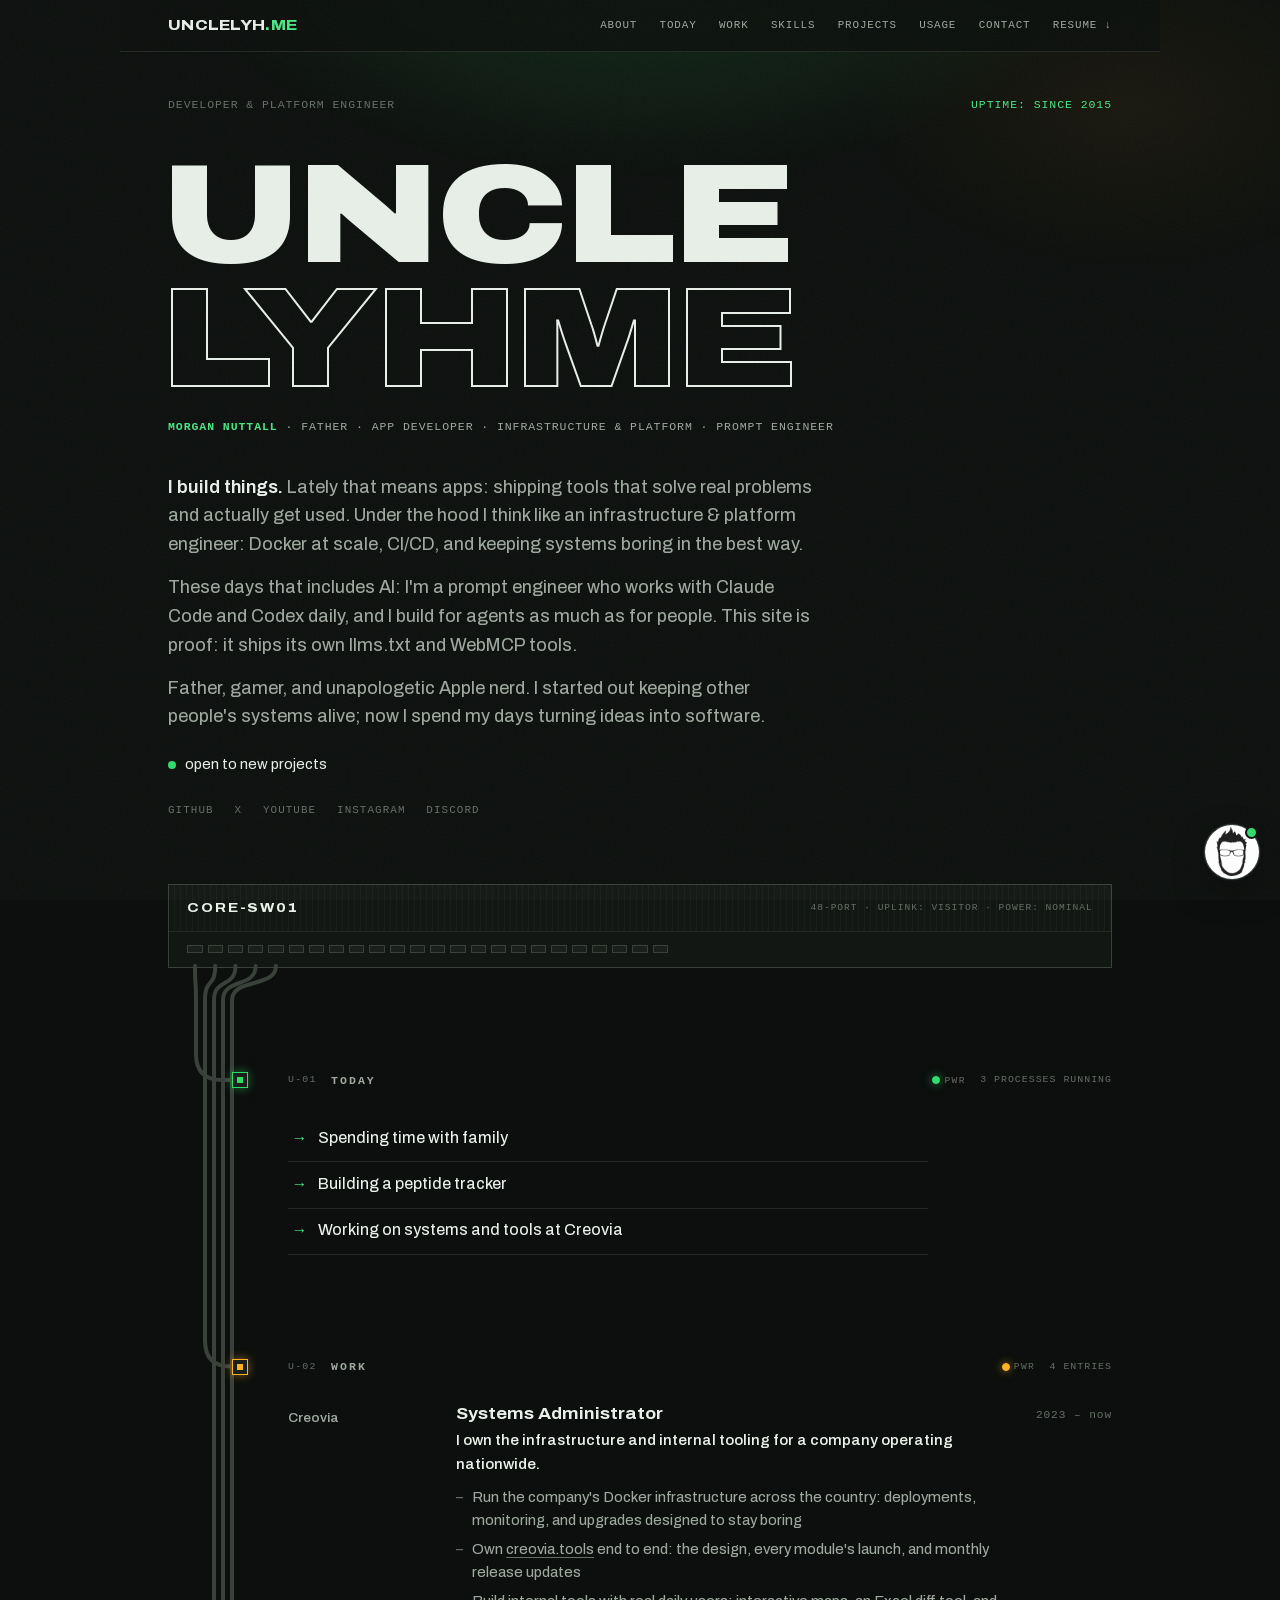
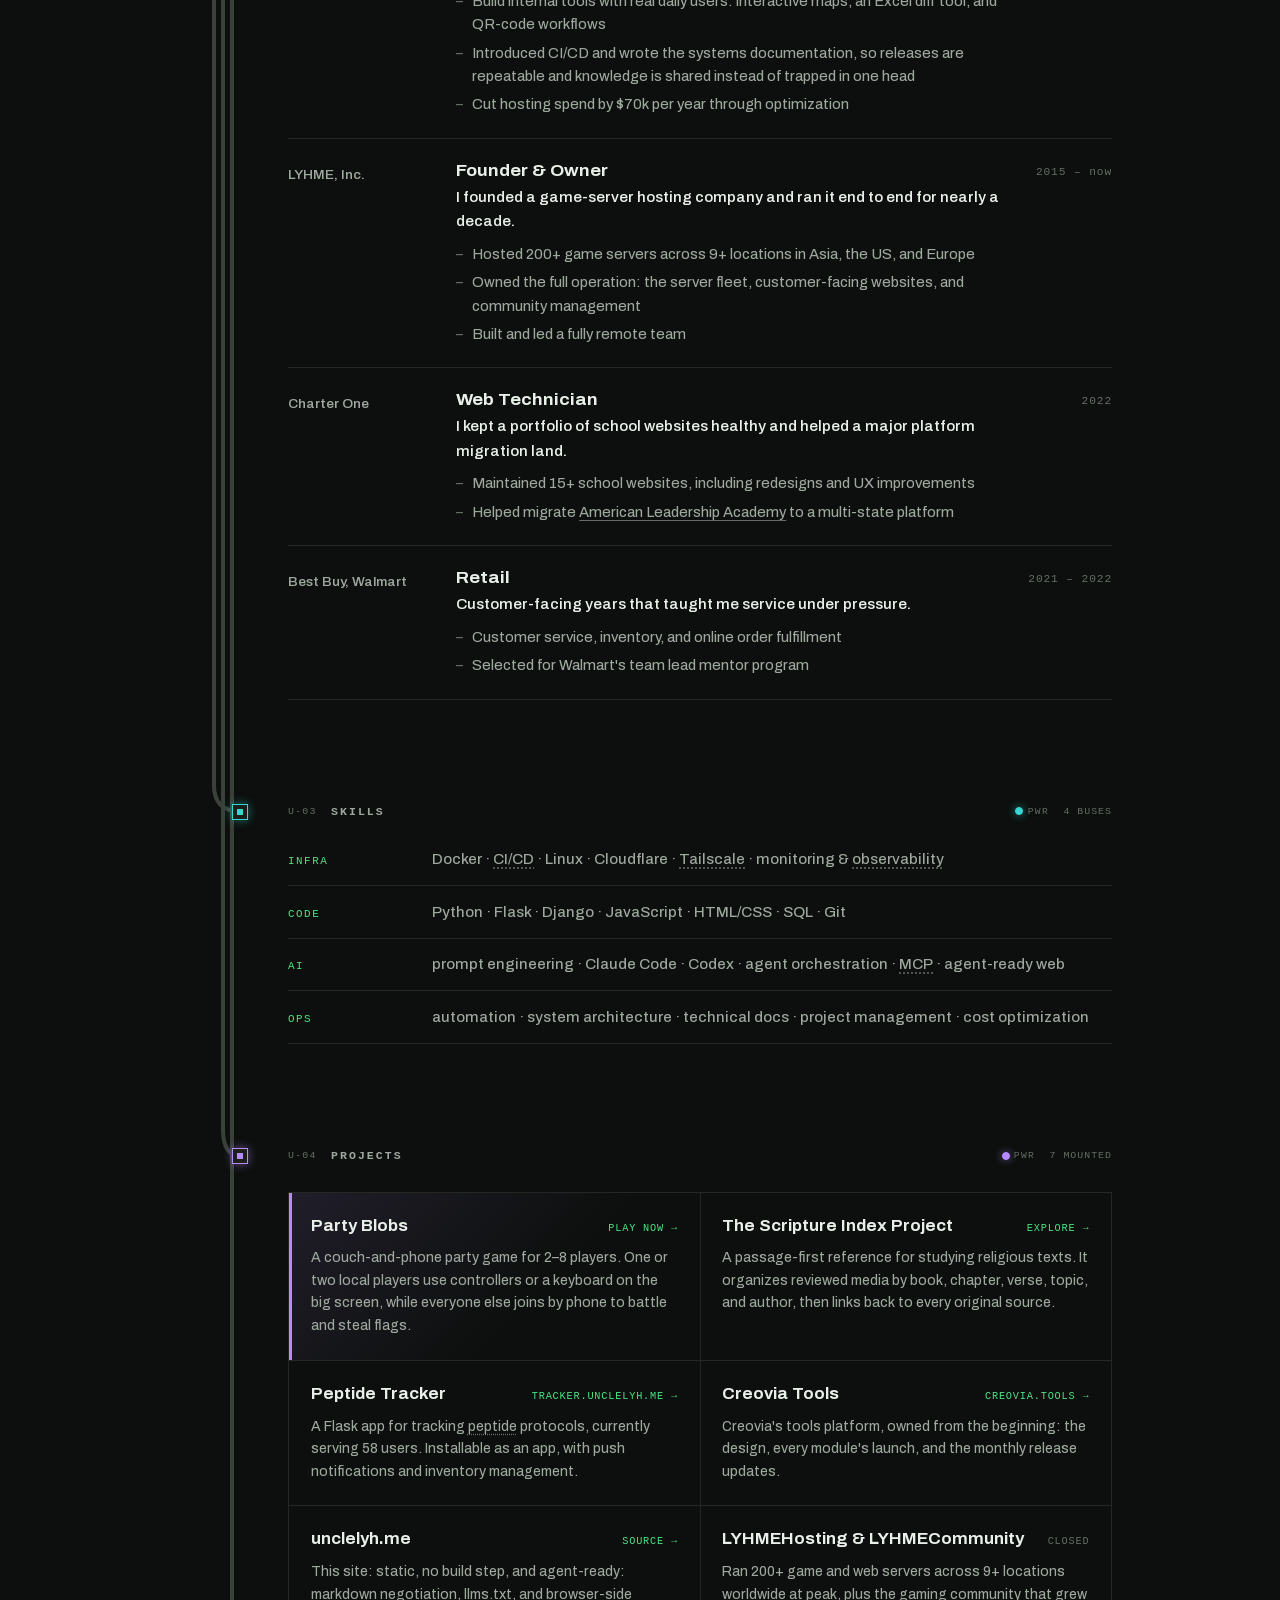
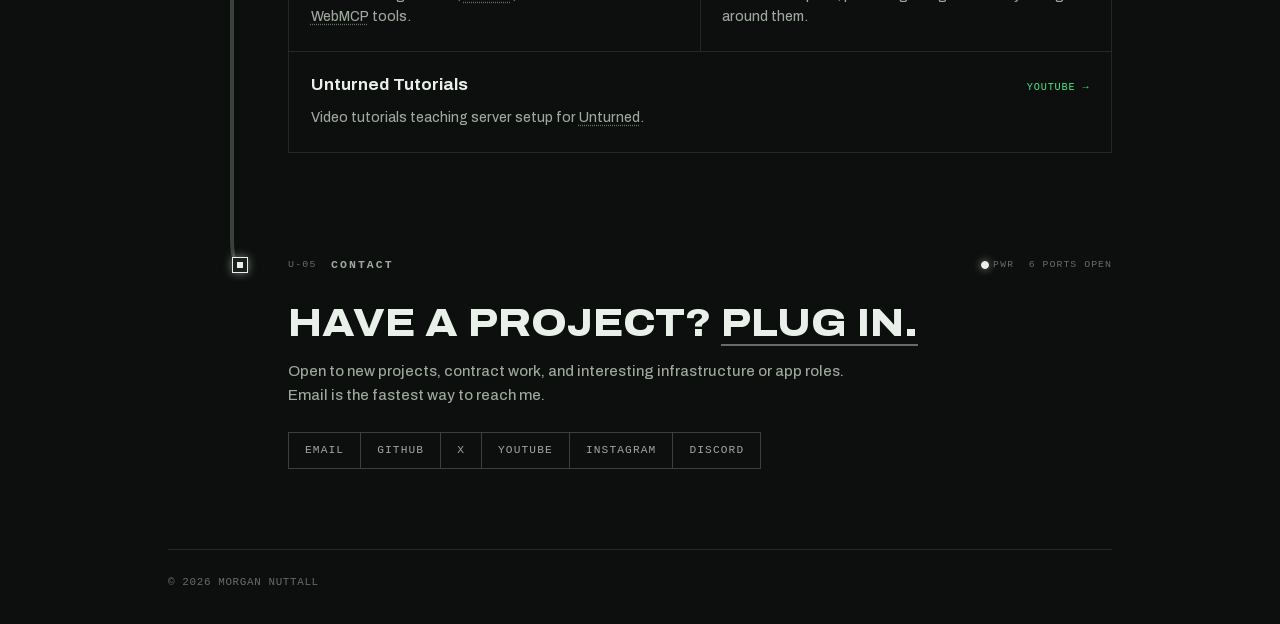
<file: index.html>
<!DOCTYPE html>
<html lang="en">
<head>
    <meta charset="UTF-8">
    <meta name="viewport" content="width=device-width, initial-scale=1.0">
    <meta name="theme-color" content="#0e0e10">
    <meta name="color-scheme" content="dark">

    <!-- SEO Meta Tags -->
    <meta name="description" content="Morgan Nuttall (Uncle LYHME) - developer who builds apps and the infrastructure to run them. Docker at scale, CI/CD, and prompt engineering with Claude Code and Codex. Founder of LYHME, Inc.">
    <meta name="author" content="Morgan Nuttall">

    <!-- Open Graph / Social -->
    <meta property="og:type" content="website">
    <meta property="og:title" content="Morgan Nuttall - Developer & Platform Engineer">
    <meta property="og:description" content="I build apps and the infrastructure to run them. Docker at scale, CI/CD, and tools that solve real problems. Founder of LYHME, Inc.">
    <meta property="og:url" content="https://unclelyh.me">
    <meta property="og:image" content="https://unclelyh.me/assets/img/og-image.png">
    <meta property="og:image:width" content="1200">
    <meta property="og:image:height" content="630">

    <!-- Twitter Card -->
    <meta name="twitter:card" content="summary_large_image">
    <meta name="twitter:title" content="Morgan Nuttall">
    <meta name="twitter:description" content="Developer who builds apps and the infrastructure to run them. Founder of LYHME, Inc.">
    <meta name="twitter:image" content="https://unclelyh.me/assets/img/og-image.png">

    <title>Morgan Nuttall | Developer & Platform Engineer</title>
    <link rel="stylesheet" href="assets/css/tokens.css?v=44">
    <link rel="stylesheet" href="assets/css/layout.css?v=44">
    <link rel="stylesheet" href="assets/css/components.css?v=44">
    <!-- Favicons -->
    <link rel="icon" href="/icon.svg" type="image/svg+xml">
    <link rel="icon" href="/favicon-32.png" type="image/png" sizes="32x32">
    <link rel="shortcut icon" href="/favicon.ico" sizes="16x16 32x32 48x48">
    <link rel="apple-touch-icon" href="/assets/img/apple-touch-icon.png">
    <link rel="manifest" href="/manifest.webmanifest">

    <!-- Canonical URL -->
    <link rel="canonical" href="https://unclelyh.me">
    <link rel="alternate" type="text/markdown" href="https://unclelyh.me/index.md">
    <link rel="api-catalog" href="https://unclelyh.me/.well-known/api-catalog">
    <link rel="describedby" href="https://unclelyh.me/.well-known/llms.txt">
</head>

<body>
    <!-- Skip to Content -->
    <a href="#about" class="skip-link">Skip to content</a>

    <!-- Ambient glow + grain (decorative) -->
    <div class="glow" aria-hidden="true"></div>
    <div class="grain" aria-hidden="true"></div>

    <div class="frame">
        <header class="site-head">
            <a class="wordmark" href="#top">UNCLELYH<span class="tld">.ME</span></a>
            <nav class="head-nav" aria-label="Sections">
                <a href="#about">about</a>
                <a href="#now">today</a>
                <a href="#experience">work</a>
                <a href="#skills">skills</a>
                <a href="#projects">projects</a>
                <a href="/usage">usage</a>
                <a href="#links">contact</a>
                <a href="#" id="print-resume" title="Print or save this page as a PDF resume">resume&nbsp;&#8595;</a>
            </nav>
        </header>

        <main id="top">
            <!-- Hero -->
            <section class="hero" id="about">
                <p class="hero-eyebrow mono" aria-hidden="true">
                    <span>developer &amp; platform engineer</span>
                    <span class="live">uptime: since 2015</span>
                </p>
                <h1 class="hero-name">
                    <span class="row"><span>Uncle</span></span>
                    <span class="row"><span>LYHME</span></span>
                </h1>
                <p class="hero-tagline mono"><span class="real-name">Morgan Nuttall</span> &middot; father &middot; app developer &middot; infrastructure &amp; platform &middot; prompt engineer</p>
                <div class="hero-about">
                    <p><strong>I build things.</strong> Lately that means apps: shipping tools that solve real problems and actually get used. Under the hood I think like an infrastructure &amp; platform engineer: Docker at scale, CI/CD, and keeping systems boring in the best way.</p>
                    <p>These days that includes AI: I'm a prompt engineer who works with Claude Code and Codex daily, and I build for agents as much as for people. This site is proof: it ships its own llms.txt and WebMCP tools.</p>
                    <p>Father, gamer, and unapologetic Apple nerd. I started out keeping other people's systems alive; now I spend my days turning ideas into software.</p>
                </div>
                <p class="status-badge"><span class="dot" aria-hidden="true"></span> open to new projects</p>
                <ul class="hero-social" aria-label="Social media links">
                    <li><a href="https://github.com/unclelyhme" target="_blank" rel="noopener noreferrer">github</a></li>
                    <li><a href="https://x.com/unclelyhme" target="_blank" rel="noopener noreferrer">x</a></li>
                    <li><a href="https://youtube.com/c/unclelyhme" target="_blank" rel="noopener noreferrer">youtube</a></li>
                    <li><a href="https://www.instagram.com/unclelyhme" target="_blank" rel="noopener noreferrer">instagram</a></li>
                    <li><a href="https://discord.gg/deb5PtNr7k" target="_blank" rel="noopener noreferrer">discord</a></li>
                </ul>
            </section>

            <!-- Core switch: everything below draws power from here -->
            <div class="switch" aria-hidden="true">
                <div class="switch-face">
                    <span class="switch-name">core-sw01</span>
                    <span class="switch-note">48-port &middot; uplink: visitor &middot; power: nominal</span>
                </div>
                <div class="switch-ports">
                    <i></i><i></i><i></i><i></i><i></i><i></i><i></i><i></i>
                    <i></i><i></i><i></i><i></i><i></i><i></i><i></i><i></i>
                    <i></i><i></i><i></i><i></i><i></i><i></i><i></i><i></i>
                </div>
            </div>

            <!-- The cable run: one cable from the switch down to every node -->
            <div class="run" id="run">
                <svg class="cable" id="cable" aria-hidden="true" preserveAspectRatio="none">
                    <path class="base" d=""/>
                    <path class="live" d=""/>
                    <path class="pulse" d=""/>
                </svg>

                <section class="node" id="now">
                    <span class="port" aria-hidden="true"></span>
                    <div class="node-head">
                        <span class="unit">u-01</span>
                        <h2>Today</h2>
                        <span class="pwr" aria-hidden="true"><i></i>pwr</span>
                        <span class="note">3 processes running</span>
                    </div>
                    <div class="node-body">
                        <ul class="now-list">
                            <li>Spending time with family</li>
                            <li>Building a peptide tracker</li>
                            <li>Working on systems and tools at Creovia</li>
                        </ul>
                    </div>
                </section>

                <section class="node" id="experience">
                    <span class="port" aria-hidden="true"></span>
                    <div class="node-head">
                        <span class="unit">u-02</span>
                        <h2>Work</h2>
                        <span class="pwr" aria-hidden="true"><i></i>pwr</span>
                        <span class="note">4 entries</span>
                    </div>
                    <div class="node-body">
                        <article class="entry">
                            <span class="company">Creovia</span>
                            <div class="entry-detail">
                                <h3>Systems Administrator</h3>
                                <p class="role-sum">I own the infrastructure and internal tooling for a company operating nationwide.</p>
                                <ul>
                                    <li>Run the company's Docker infrastructure across the country: deployments, monitoring, and upgrades designed to stay boring</li>
                                    <li>Own <a href="https://creovia.tools" target="_blank" rel="noopener noreferrer">creovia.tools</a> end to end: the design, every module's launch, and monthly release updates</li>
                                    <li>Build internal tools with real daily users: interactive maps, an Excel diff tool, and QR-code workflows</li>
                                    <li>Introduced CI/CD and wrote the systems documentation, so releases are repeatable and knowledge is shared instead of trapped in one head</li>
                                    <li>Cut hosting spend by $70k per year through optimization</li>
                                </ul>
                            </div>
                            <span class="date">2023 &ndash; now</span>
                        </article>
                        <article class="entry">
                            <span class="company">LYHME, Inc.</span>
                            <div class="entry-detail">
                                <h3>Founder &amp; Owner</h3>
                                <p class="role-sum">I founded a game-server hosting company and ran it end to end for nearly a decade.</p>
                                <ul>
                                    <li>Hosted 200+ game servers across 9+ locations in Asia, the US, and Europe</li>
                                    <li>Owned the full operation: the server fleet, customer-facing websites, and community management</li>
                                    <li>Built and led a fully remote team</li>
                                </ul>
                            </div>
                            <span class="date">2015 &ndash; now</span>
                        </article>
                        <article class="entry">
                            <span class="company">Charter One</span>
                            <div class="entry-detail">
                                <h3>Web Technician</h3>
                                <p class="role-sum">I kept a portfolio of school websites healthy and helped a major platform migration land.</p>
                                <ul>
                                    <li>Maintained 15+ school websites, including redesigns and UX improvements</li>
                                    <li>Helped migrate <a href="https://alaschools.org" target="_blank" rel="noopener noreferrer">American Leadership Academy</a> to a multi-state platform</li>
                                </ul>
                            </div>
                            <span class="date">2022</span>
                        </article>
                        <article class="entry">
                            <span class="company">Best Buy, Walmart</span>
                            <div class="entry-detail">
                                <h3>Retail</h3>
                                <p class="role-sum">Customer-facing years that taught me service under pressure.</p>
                                <ul>
                                    <li>Customer service, inventory, and online order fulfillment</li>
                                    <li>Selected for Walmart's team lead mentor program</li>
                                </ul>
                            </div>
                            <span class="date">2021 &ndash; 2022</span>
                        </article>
                    </div>
                </section>

                <section class="node" id="skills">
                    <span class="port" aria-hidden="true"></span>
                    <div class="node-head">
                        <span class="unit">u-03</span>
                        <h2>Skills</h2>
                        <span class="pwr" aria-hidden="true"><i></i>pwr</span>
                        <span class="note">4 buses</span>
                    </div>
                    <div class="node-body">
                        <dl>
                            <div class="skill-row">
                                <dt>infra</dt>
                                <dd>Docker &middot; <span class="tooltip" tabindex="0">CI/CD<span class="tooltip-text">Automated pipelines that test and ship code without manual steps</span></span> &middot; Linux &middot; Cloudflare &middot; <span class="tooltip" tabindex="0">Tailscale<span class="tooltip-text">A zero-config VPN that links machines into one private network</span></span> &middot; monitoring &amp; <span class="tooltip" tabindex="0">observability<span class="tooltip-text">Metrics, logs, and alerts that show what systems are actually doing</span></span></dd>
                            </div>
                            <div class="skill-row">
                                <dt>code</dt>
                                <dd>Python &middot; Flask &middot; Django &middot; JavaScript &middot; HTML/CSS &middot; SQL &middot; Git</dd>
                            </div>
                            <div class="skill-row">
                                <dt>ai</dt>
                                <dd>prompt engineering &middot; Claude Code &middot; Codex &middot; agent orchestration &middot; <span class="tooltip" tabindex="0">MCP<span class="tooltip-text">An open protocol that lets AI assistants use tools and data sources</span></span> &middot; agent-ready web</dd>
                            </div>
                            <div class="skill-row">
                                <dt>ops</dt>
                                <dd>automation &middot; system architecture &middot; technical docs &middot; project management &middot; cost optimization</dd>
                            </div>
                        </dl>
                    </div>
                </section>

                <section class="node" id="projects">
                    <span class="port" aria-hidden="true"></span>
                    <div class="node-head">
                        <span class="unit">u-04</span>
                        <h2>Projects</h2>
                        <span class="pwr" aria-hidden="true"><i></i>pwr</span>
                        <span class="note">7 mounted</span>
                    </div>
                    <div class="node-body">
                        <div class="projects-grid">
                            <article class="card card--featured">
                                <div class="card-top">
                                    <h3>Party Blobs</h3>
                                    <a href="https://partyblobs.unclelyh.me/" target="_blank" rel="noopener noreferrer" class="card-link">play now &rarr;</a>
                                </div>
                                <p>A couch-and-phone party game for 2&ndash;8 players. One or two local players use controllers or a keyboard on the big screen, while everyone else joins by phone to battle and steal flags.</p>
                            </article>
                            <article class="card">
                                <div class="card-top">
                                    <h3>The Scripture Index Project</h3>
                                    <a href="https://scripture-tracker.unclelyh.me/" target="_blank" rel="noopener noreferrer" class="card-link">explore &rarr;</a>
                                </div>
                                <p>A passage-first reference for studying religious texts. It organizes reviewed media by book, chapter, verse, topic, and author, then links back to every original source.</p>
                            </article>
                            <article class="card">
                                <div class="card-top">
                                    <h3>Peptide Tracker</h3>
                                    <a href="https://tracker.unclelyh.me" target="_blank" rel="noopener noreferrer" class="card-link">tracker.unclelyh.me &rarr;</a>
                                </div>
                                <p>A Flask app for tracking <span class="tooltip" tabindex="0">peptide<span class="tooltip-text">Small proteins used for health and wellness</span></span> protocols, currently serving 58 users. Installable as an app, with push notifications and inventory management.</p>
                            </article>
                            <article class="card">
                                <div class="card-top">
                                    <h3>Creovia Tools</h3>
                                    <a href="https://creovia.tools" target="_blank" rel="noopener noreferrer" class="card-link">creovia.tools &rarr;</a>
                                </div>
                                <p>Creovia's tools platform, owned from the beginning: the design, every module's launch, and the monthly release updates.</p>
                            </article>
                            <article class="card">
                                <div class="card-top">
                                    <h3>unclelyh.me</h3>
                                    <a href="https://github.com/unclelyhme" target="_blank" rel="noopener noreferrer" class="card-link">source &rarr;</a>
                                </div>
                                <p>This site: static, no build step, and agent-ready: markdown negotiation, <span class="tooltip" tabindex="0">llms.txt<span class="tooltip-text">A plain-text summary of a site written for large language models</span></span>, and browser-side <span class="tooltip" tabindex="0">WebMCP<span class="tooltip-text">Lets AI assistants call tools the page exposes, right in the browser</span></span> tools.</p>
                            </article>
                            <article class="card">
                                <div class="card-top">
                                    <h3>LYHMEHosting &amp; LYHMECommunity</h3>
                                    <span class="card-status">closed</span>
                                </div>
                                <p>Ran 200+ game and web servers across 9+ locations worldwide at peak, plus the gaming community that grew around them.</p>
                            </article>
                            <article class="card">
                                <div class="card-top">
                                    <h3>Unturned Tutorials</h3>
                                    <a href="https://youtube.com/c/unclelyhme" target="_blank" rel="noopener noreferrer" class="card-link">YouTube &rarr;</a>
                                </div>
                                <p>Video tutorials teaching server setup for <span class="tooltip" tabindex="0">Unturned<span class="tooltip-text">A free-to-play survival game on Steam</span></span>.</p>
                            </article>
                        </div>
                    </div>
                </section>

                <section class="node" id="links">
                    <span class="port" aria-hidden="true"></span>
                    <div class="node-head">
                        <span class="unit">u-05</span>
                        <h2>Contact</h2>
                        <span class="pwr" aria-hidden="true"><i></i>pwr</span>
                        <span class="note">6 ports open</span>
                    </div>
                    <div class="node-body">
                        <p class="contact-big">Have a project? <a href="#" class="js-ob-email" data-email-b64="aWFtbHlobWVAZ21haWwuY29t">Plug in.</a></p>
                        <p class="contact-note">Open to new projects, contract work, and interesting infrastructure or app roles. Email is the fastest way to reach me.</p>
                        <ul class="contact-row">
                            <li><a href="#" class="copy-email js-ob-email" data-email-b64="aWFtbHlobWVAZ21haWwuY29t">email</a></li>
                            <li><a href="https://github.com/unclelyhme" target="_blank" rel="noopener noreferrer">github</a></li>
                            <li><a href="https://x.com/unclelyhme" target="_blank" rel="noopener noreferrer">x</a></li>
                            <li><a href="https://youtube.com/c/unclelyhme" target="_blank" rel="noopener noreferrer">youtube</a></li>
                            <li><a href="https://www.instagram.com/unclelyhme" target="_blank" rel="noopener noreferrer">instagram</a></li>
                            <li><a href="https://discord.gg/deb5PtNr7k" target="_blank" rel="noopener noreferrer">discord</a></li>
                        </ul>
                    </div>
                </section>
            </div>
        </main>

        <footer class="footer">
            <span>&copy; <span id="year"></span> Morgan Nuttall</span>
        </footer>
    </div>

    <!-- Chat: intercom-style assistant -->
    <div class="chat-pop" id="chat-pop" role="dialog" aria-label="Chat with the LYHME assistant">
        <div class="chat-head">
            <img src="./assets/img/avatar.png" alt="">
            <div>
                <div class="chat-title">LYHME Assistant</div>
                <div class="chat-sub">&#9679; online &middot; replies instantly</div>
            </div>
            <button class="chat-close" id="chat-close" aria-label="Close chat">&#x2715;</button>
        </div>
        <div class="chat-log" id="chat-log">
            <div class="msg user"><p>hey, who is Uncle LYHME?</p></div>
            <div class="msg bot"><p><span class="intro-name">Morgan Nuttall</span>, aka Uncle LYHME: father, app developer, and infrastructure &amp; platform engineer. He ships tools that solve real problems and keeps the systems underneath boring in the best way.</p></div>
            <div class="msg user"><p>what's he up to right now?</p></div>
            <div class="msg bot">
                <ul class="now-list">
                    <li>Spending time with family</li>
                    <li>Building a peptide tracker</li>
                    <li>Working on systems and tools at Creovia</li>
                </ul>
            </div>
        </div>
        <div class="chat-quick" id="chat-quick" aria-label="Quick questions">
            <button type="button" data-q="today">today</button>
            <button type="button" data-q="work">work</button>
            <button type="button" data-q="skills">skills</button>
            <button type="button" data-q="projects">projects</button>
            <button type="button" data-q="contact">contact</button>
        </div>
    </div>
    <button class="chat-launcher" id="chat-launcher" aria-label="Chat with the LYHME assistant" aria-expanded="false">
        <img src="./assets/img/avatar.png" alt="">
        <span class="ping" aria-hidden="true"></span>
    </button>

    <!-- Print-only resume: classic single-column layout that ATS parsers read cleanly -->
    <section class="print-resume" id="resume-doc">
        <header>
            <h1>Morgan Nuttall</h1>
            <p class="r-title">Developer &amp; Platform Engineer &middot; Prompt Engineer</p>
            <p class="r-contact"><span id="resume-email">see unclelyh.me</span> &middot; unclelyh.me &middot; github.com/unclelyhme &middot; known online as Uncle LYHME</p>
        </header>

        <h2>Summary</h2>
        <p>Developer who builds apps and the infrastructure to run them: Docker at scale, CI/CD, monitoring, and keeping systems boring in the best way. Prompt engineer working daily with Claude Code and Codex, building for AI agents as well as people. Founder of LYHME, Inc. Open to new projects, contract work, and infrastructure or app roles.</p>

        <h2>Experience</h2>
        <article>
            <div class="r-when">2023 &ndash; Present</div>
            <div class="r-what">
                <h3>Systems Administrator, Creovia</h3>
                <ul>
                    <li>Run the company's Docker infrastructure nationwide: deployments, monitoring, and upgrades</li>
                    <li>Own creovia.tools end to end: the design, every module's launch, and monthly release updates</li>
                    <li>Build internal tools with daily users: interactive maps, an Excel diff tool, and QR-code workflows</li>
                    <li>Introduced CI/CD and wrote the systems documentation</li>
                    <li>Cut hosting spend by $70,000 per year through optimization</li>
                </ul>
                <p class="r-stack">Docker, Python, Flask, CI/CD, Linux, Cloudflare, Tailscale, monitoring</p>
            </div>
        </article>
        <article>
            <div class="r-when">2015 &ndash; Present</div>
            <div class="r-what">
                <h3>Founder &amp; Owner, LYHME, Inc.</h3>
                <ul>
                    <li>Founded a game-server hosting company and ran it end to end</li>
                    <li>Hosted 200+ game servers across 9+ locations in Asia, the US, and Europe</li>
                    <li>Owned the full operation: server fleet, customer-facing websites, and community management</li>
                    <li>Built and led a fully remote team</li>
                </ul>
                <p class="r-stack">Linux, networking, game-server infrastructure, web hosting, community operations</p>
            </div>
        </article>
        <article>
            <div class="r-when">2022</div>
            <div class="r-what">
                <h3>Web Technician, Charter One</h3>
                <ul>
                    <li>Maintained 15+ school websites, including redesigns and UX improvements</li>
                    <li>Helped migrate American Leadership Academy to a multi-state platform</li>
                </ul>
            </div>
        </article>
        <article>
            <div class="r-when">2021 &ndash; 2022</div>
            <div class="r-what">
                <h3>Retail, Best Buy and Walmart</h3>
                <ul>
                    <li>Customer service, inventory, and online order fulfillment</li>
                    <li>Selected for Walmart's team lead mentor program</li>
                </ul>
            </div>
        </article>

        <h2>Selected Projects</h2>
        <ul>
            <li><strong>Party Blobs</strong> (partyblobs.unclelyh.me): couch-and-phone party games for 2&ndash;8 players, with controllers or keyboard on the big screen and room-code phone joining</li>
            <li><strong>The Scripture Index Project</strong> (scripture-tracker.unclelyh.me): passage-first reference organizing reviewed media by book, chapter, verse, topic, and author</li>
            <li><strong>Creovia Tools</strong> (creovia.tools): company tools platform owned from the beginning: design, module launches, and monthly release updates</li>
            <li><strong>Peptide Tracker</strong> (tracker.unclelyh.me): Flask app serving 58 users, installable with push notifications and inventory management</li>
            <li><strong>unclelyh.me</strong>: static, agent-ready personal site publishing llms.txt, markdown negotiation, and browser-side WebMCP tools</li>
        </ul>

        <h2>Skills</h2>
        <ul>
            <li><strong>Infrastructure:</strong> Docker, CI/CD, Linux, Cloudflare, Tailscale, monitoring and observability</li>
            <li><strong>Code:</strong> Python, Flask, Django, JavaScript, HTML/CSS, SQL, Git</li>
            <li><strong>AI:</strong> prompt engineering, Claude Code, Codex, agent orchestration, Model Context Protocol (MCP)</li>
            <li><strong>Operations:</strong> automation, system architecture, technical documentation, project management, cost optimization</li>
        </ul>

        <div class="r-foot">
            <div><span class="r-label">Contact</span> <span class="resume-email-slot">see unclelyh.me</span> &middot; unclelyh.me</div>
            <div><span class="r-label">Online</span> known as Uncle LYHME &middot; github.com/unclelyhme &middot; x.com/unclelyhme &middot; youtube.com/c/unclelyhme</div>
        </div>
    </section>

    <!-- Command palette -->
    <div class="palette-overlay" id="palette" role="dialog" aria-modal="true" aria-label="Command palette" hidden>
        <div class="palette">
            <div class="palette-input-row">
                <span class="palette-sigil">&gt;</span>
                <input type="text" id="palette-input" class="palette-input" placeholder="type a command or jump to a section…" autocomplete="off" spellcheck="false" aria-label="Command input">
            </div>
            <ul class="palette-list" id="palette-list" role="listbox"></ul>
            <div class="palette-foot"><span><kbd>↑</kbd><kbd>↓</kbd> navigate</span><span><kbd>↵</kbd> run</span><span><kbd>esc</kbd> close</span></div>
        </div>
    </div>

    <!-- Toast Notification -->
    <div class="toast" id="toast" role="status" aria-live="polite"></div>

    <script type="module" src="assets/js/main.js?v=44"></script>
</body>
</html>
</file>
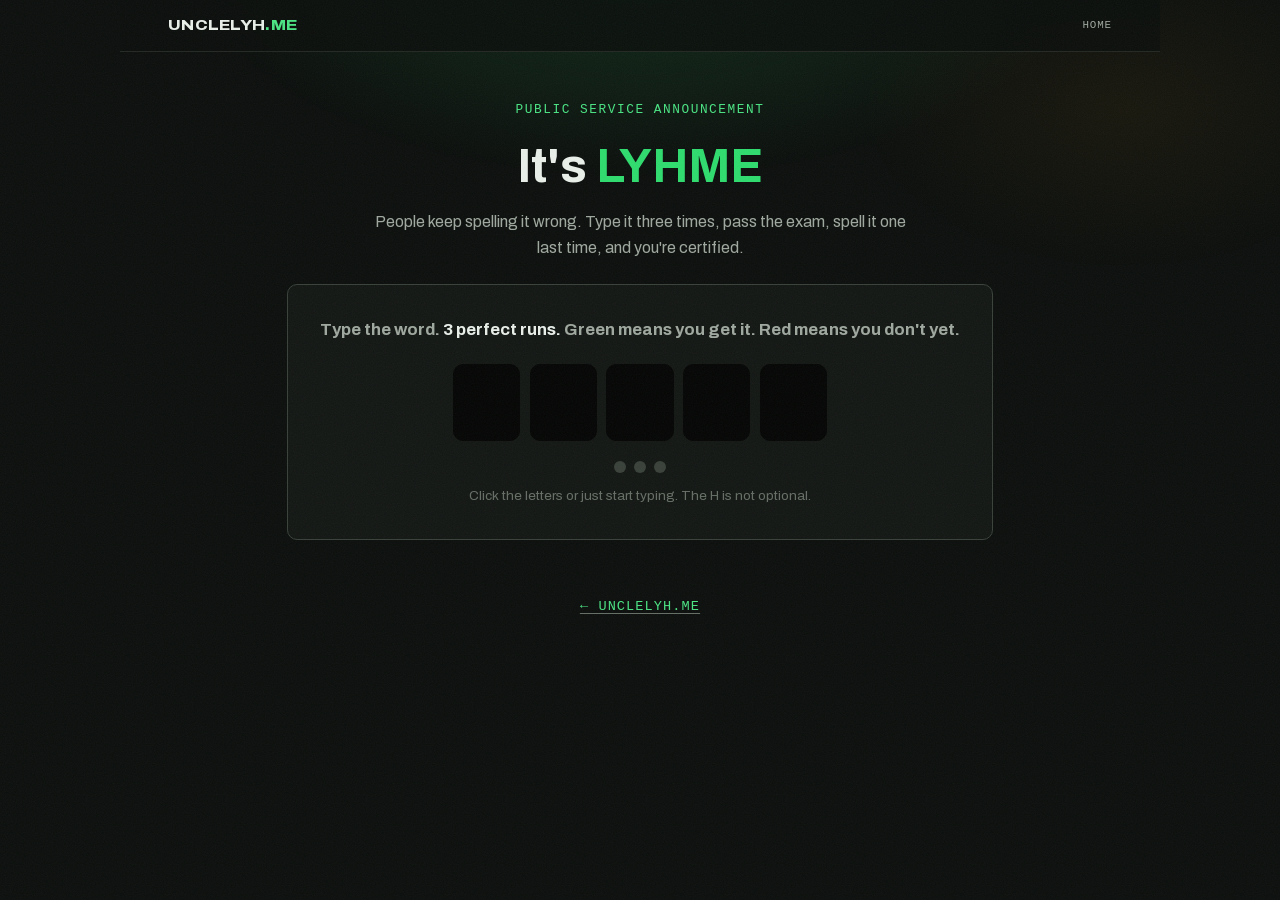
<file: spelling.html>
<!DOCTYPE html>
<html lang="en">
<head>
    <meta charset="UTF-8">
    <meta name="viewport" content="width=device-width, initial-scale=1.0">
    <meta name="theme-color" content="#0e0e10">
    <meta name="color-scheme" content="dark">
    <meta name="description" content="People keep spelling LYHME wrong. Type it, pass the exam, earn your certificate.">
    <meta name="author" content="Morgan Nuttall">
    <title>How to Spell LYHME | Uncle LYHME</title>
    <link rel="stylesheet" href="assets/css/tokens.css?v=44">
    <link rel="stylesheet" href="assets/css/layout.css?v=44">
    <link rel="stylesheet" href="assets/css/components.css?v=44">
    <link rel="icon" href="./assets/img/avatar.png" type="image/png">
    <link rel="canonical" href="https://unclelyh.me/spelling">
    <style>
        /* page-scoped styles — uses site tokens */
        .sp-wrap { max-width: 720px; margin: 0 auto; }
        .sp-head { text-align: center; padding: 3rem 0 1.5rem; }
        .sp-head .eyebrow { color: var(--accent-ink); font-size: .8rem; letter-spacing: .12em; text-transform: uppercase; }
        .sp-head h1 { font-size: clamp(2rem, 5vw, 3rem); margin: .5rem 0 .25rem; }
        .sp-head p { color: var(--fg-dim); max-width: 34rem; margin: 0 auto; }

        .stage { background: var(--bg-elev); border: 1px solid var(--rule-strong); border-radius: 10px; padding: 2rem; margin-bottom: 1.5rem; }

        /* typing test */
        .letter-row { display: flex; justify-content: center; gap: .6rem; margin: 1.25rem 0; }
        .lbox { width: clamp(3rem, 9vw, 4.2rem); height: clamp(3.4rem, 10vw, 4.8rem); display: flex; align-items: center; justify-content: center; font-family: var(--font-mono); font-size: clamp(1.8rem, 6vw, 2.6rem); font-weight: 700; letter-spacing: .05em; background: var(--bg-inset); border: 1px solid var(--rule-strong); border-radius: 10px; color: var(--fg); transition: border-color .12s, box-shadow .12s, transform .12s; }
        .lbox.cursor { }
        .lbox.ok { border-color: var(--accent); color: var(--accent); box-shadow: 0 0 14px var(--glow); }
        .lbox.bad { border-color: #e05252; color: #e05252; box-shadow: 0 0 14px rgba(224,82,82,.25); animation: shake .25s; }
        /* hidden word: letters blacked out until the test starts */
        .lbox.hidden-letter { color: transparent; background: #050605; border-color: #050605; }
        @keyframes revealBox {
            0% { color: transparent; background: #050605; border-color: #050605; transform: scale(.9); }
            45% { transform: scale(1.08); }
            100% { color: var(--fg); background: var(--bg-inset); border-color: var(--rule-strong); transform: scale(1); }
        }
        .lbox.reveal { animation: revealBox .45s var(--ease) both; }
        @keyframes blackoutBox {
            from { color: var(--fg); background: var(--bg-inset); border-color: var(--rule-strong); }
            to { color: transparent; background: #050605; border-color: #050605; }
        }
        .lbox.blackout { animation: blackoutBox .3s var(--ease) both; }
        @keyframes shake { 0%,100%{transform:translateX(0)} 25%{transform:translateX(-5px)} 75%{transform:translateX(5px)} }
        .runs { display: flex; justify-content: center; gap: .5rem; margin-top: 1rem; }
        .run-dot { width: 12px; height: 12px; border-radius: 50%; background: var(--rule-strong); transition: background .3s, box-shadow .3s; }
        .run-dot.done { background: var(--accent); box-shadow: 0 0 8px var(--glow); }
        .hint { text-align: center; color: var(--fg-faint); font-size: .85rem; margin-top: .75rem; min-height: 1.2em; }
        .hint.good { color: var(--accent-ink); }
        .hint.err { color: #e05252; }
        .type-catcher { position: absolute; opacity: 0; pointer-events: none; width: 1px; height: 1px; }

        /* quiz */
        .quiz-q { text-align: center; font-size: 1.05rem; color: var(--fg-dim); margin: 1.25rem 0 .75rem; }
        .quiz-q:first-of-type { margin-top: 0; }
        .quiz-q b { color: var(--fg); }
        .quiz-options { display: grid; grid-template-columns: 1fr 1fr; gap: .75rem; max-width: 460px; margin: 0 auto; }
        @media (max-width: 480px) { .quiz-options { grid-template-columns: 1fr; } }
        .opt { padding: .8rem; font-family: var(--font-mono); font-size: 1.05rem; letter-spacing: .12em; background: var(--bg-inset); border: 1px solid var(--rule-strong); border-radius: 8px; color: var(--fg); cursor: pointer; transition: border-color .15s, background .15s; }
        .opt:hover:not(:disabled) { border-color: var(--ring); }
        .opt.picked { border-color: var(--accent); box-shadow: 0 0 10px var(--glow); color: var(--accent-ink); }

        /* final typed answer */
        .final-input { width: 100%; font-family: var(--font-mono); font-size: 1.4rem; letter-spacing: .2em; text-align: center; padding: .9rem; background: var(--bg-inset); border: 1px solid var(--rule-strong); border-radius: 8px; color: var(--fg); outline: none; }
        .final-input:focus { border-color: var(--ring); box-shadow: 0 0 0 3px var(--glow); }
        .final-input.ok { border-color: var(--accent); color: var(--accent); }
        .final-input.bad { border-color: #e05252; animation: shake .3s; }

        button { font-family: inherit; font-size: .95rem; padding: .7rem 1.4rem; border-radius: 8px; border: 1px solid var(--rule-strong); background: var(--bg-inset); color: var(--fg); cursor: pointer; transition: border-color .15s, box-shadow .15s; }
        button:hover:not(:disabled) { border-color: var(--ring); box-shadow: 0 0 12px var(--glow); }
        button.primary { border-color: var(--accent); color: var(--accent-ink); }
        button.primary:hover { background: rgba(47,220,110,.1); }
        .sp-btns { display: flex; gap: .75rem; justify-content: center; flex-wrap: wrap; margin-top: 1.25rem; }

        /* certificate — degree style */
        .cert { display: none; margin: 0 auto; max-width: 640px; animation: certIn .6s var(--ease); }
        .cert.show { display: block; }
        @keyframes certIn { from { opacity: 0; transform: scale(.92); } to { opacity: 1; transform: scale(1); } }
        .cert-paper { position: relative; background: #f7f2e6; color: #2b2417; padding: 3rem 2.5rem 2.5rem; border-radius: 4px; box-shadow: 0 0 0 1px rgba(0,0,0,.4), 0 0 60px var(--glow), 0 20px 60px rgba(0,0,0,.5); font-family: Georgia, 'Times New Roman', serif; }
        .cert-paper::before { content: ''; position: absolute; inset: 10px; border: 2px solid #8a7134; pointer-events: none; }
        .cert-paper::after { content: ''; position: absolute; inset: 16px; border: 1px solid #b89d55; pointer-events: none; }
        .cert-inner { position: relative; z-index: 1; text-align: center; }
        .cert-inner .cert-smallcaps { font-size: .7rem; letter-spacing: .35em; text-transform: uppercase; color: #8a7134; margin: 0 0 .75rem; }
        .cert-inner h2 { font-family: 'Snell Roundhand', 'Segoe Script', 'Brush Script MT', cursive; font-size: 2.3rem; font-weight: 400; color: #2b2417; margin: 0 0 1rem; }
        .cert-inner .cert-line { color: #5c5240; font-size: .95rem; margin: .4rem 0; font-style: italic; }
        .cert-inner .cert-award { font-size: 1.15rem; color: #2b2417; font-style: normal; margin-top: 1.1rem; letter-spacing: .02em; }
        .cert-inner .cert-word { font-family: var(--font-mono); font-size: 2.1rem; font-weight: 700; letter-spacing: .35em; color: #8a7134; margin: .6rem 0; text-indent: .35em; }
        .cert-inner .cert-quip { font-size: .85rem; color: #7a6f5b; font-style: italic; margin-top: .4rem; }
        .cert-seal { position: absolute; bottom: 2.2rem; right: 2.6rem; width: 92px; height: 92px; z-index: 2; filter: drop-shadow(0 2px 4px rgba(0,0,0,.25)); }
        .cert-sig { position: absolute; bottom: 2.6rem; left: 2.6rem; display: flex; flex-direction: column; align-items: center; gap: .1rem; z-index: 2; }
        .cert-sig .sig-script { font-family: 'Snell Roundhand', 'Segoe Script', 'Brush Script MT', cursive; font-size: 1.5rem; color: #1d2a6e; transform: rotate(-4deg); line-height: 1.1; }
        .cert-sig .sig-rule { width: 190px; border-top: 1px solid #8a7134; margin-top: .35rem; }
        .cert-sig .sig-title { font-size: .62rem; letter-spacing: .18em; text-transform: uppercase; color: #8a7134; margin-top: .3rem; }
        .cert-body-pad { padding-bottom: 5.5rem; } /* room for seal + signature */
        .cert-stamp { text-align: center; font-size: .62rem; letter-spacing: .22em; text-transform: uppercase; color: #9a8c6e; margin-top: 1.25rem; }
        .cert-actions { display: flex; gap: .75rem; justify-content: center; margin-top: 1.25rem; }

        .hidden { display: none !important; }
        .sp-foot { text-align: center; padding: 2rem 0 4rem; color: var(--fg-faint); font-size: .85rem; }
        .sp-foot a { color: var(--accent-ink); }
        #confetti-canvas { position: fixed; inset: 0; pointer-events: none; z-index: 9999; }

        /* print: certificate only, one clean page */
        @media print {
            /* shared layout.css hides .frame for the homepage print-resume; restore it here */
            .frame { display: block !important; }
            body > *:not(.frame), .site-head, .sp-foot, .glow, .grain, #confetti-canvas, .cert-actions { display: none !important; }
            .frame > main > *:not(.cert) { display: none !important; }
            .cert { display: block !important; animation: none; }
            .cert-paper { box-shadow: none; background: #fff; }
            /* zero page margins so the browser prints no URL/date footer */
            @page { margin: 0; size: letter; }
            html, body { background: #fff; overflow: visible; margin: 0 !important; padding: 0 !important; }
            /* one page exactly: exactly the page box height (100vh is the
               viewport, which in print can exceed one page — use page size) */
            .cert { max-width: none; }
            .cert-paper {
                border-radius: 0;
                height: 10.5in;           /* letter page minus nothing; @page margin is 0 */
                max-height: 10.5in;
                overflow: hidden;
                box-sizing: border-box;
                display: flex;
                flex-direction: column;
                page-break-after: avoid;
                break-after: avoid;
                page-break-inside: avoid;
                break-inside: avoid;
            }
            .cert-inner { flex: 1; display: flex; flex-direction: column; justify-content: center; padding: 3rem 3rem 0; }
            /* sig + seal in normal flow (no absolute positioning across a page break) */
            .cert-sig { position: static; order: 2; margin: 0 0 2.5rem 3rem; align-items: flex-start; }
            .cert-seal { position: static; order: 3; margin: -4.5rem 3rem 2.5rem auto; }
            .cert-body-pad { padding-bottom: 0; }
        }
    </style>
</head>

<body>
    <div class="glow" aria-hidden="true"></div>
    <div class="grain" aria-hidden="true"></div>
    <canvas id="confetti-canvas" aria-hidden="true"></canvas>

    <div class="frame">
        <header class="site-head">
            <a class="wordmark" href="/">UNCLELYH<span class="tld">.ME</span></a>
            <nav class="head-nav" aria-label="Sections">
                <a href="/">home</a>
            </nav>
        </header>

        <main class="sp-wrap">
            <div class="sp-head">
                <p class="eyebrow mono">public service announcement</p>
                <h1>It's <span style="color:var(--accent)">LYHME</span></h1>
                <p>People keep spelling it wrong. Type it three times, pass the exam, spell it one last time, and you're certified.</p>
            </div>

            <!-- Step 1: typing test, 3 clean runs -->
            <section class="stage" id="stage-type" aria-labelledby="type-h">
                <h2 id="type-h" class="quiz-q" style="margin-top:0">Type the word. <b>3 perfect runs.</b> Green means you get it. Red means you don't yet.</h2>
                <div class="letter-row" id="letter-row" aria-label="LYHME"></div>
                <input class="type-catcher" id="type-catcher" autocomplete="off" autocapitalize="off" spellcheck="false" aria-label="Type LYHME">
                <div class="runs" aria-hidden="true">
                    <span class="run-dot" id="run-1"></span>
                    <span class="run-dot" id="run-2"></span>
                    <span class="run-dot" id="run-3"></span>
                </div>
                <p class="hint" id="type-hint">Click the letters or just start typing. The H is not optional.</p>
            </section>

            <!-- Step 2: quiz + final answer, graded on submit -->
            <section class="stage hidden" id="stage-quiz" aria-labelledby="quiz-h">
                <h2 id="quiz-h" class="quiz-q" style="margin-top:0">Pop quiz.</h2>

                <p class="quiz-q">1. Which is the <b>correct</b> spelling?</p>
                <div class="quiz-options" id="quiz-options-1" role="group" aria-label="Question 1 choices"></div>

                <p class="quiz-q">2. Select <b>every</b> wrong way to spell it:</p>
                <div class="quiz-options" id="quiz-options-2" role="group" aria-label="Question 2 choices"></div>

                <p class="quiz-q">3. How do you spell it?</p>
                <p class="hint" style="margin-top:0">In ALL CAPS. Respect the word.</p>
                <input class="final-input" id="final-input" autocomplete="off" autocapitalize="characters" spellcheck="false" placeholder="?" aria-label="Spell the word in all caps">

                <p class="hint" id="quiz-hint"></p>
                <div class="sp-btns">
                    <button class="primary" id="btn-submit-quiz">Submit answers</button>
                </div>
            </section>

            <!-- Certificate -->
            <section class="cert" id="cert" aria-labelledby="cert-h" aria-hidden="true">
                <div class="cert-paper">
                    <div class="cert-inner cert-body-pad">
                        <p class="cert-smallcaps">Uncle LYHME Institute of Spelling</p>
                        <h2 id="cert-h">Certificate of Achievement</h2>
                        <p class="cert-line">This is to certify that the bearer has demonstrated</p>
                        <p class="cert-award">complete mastery in the spelling of</p>
                        <p class="cert-word">LYHME</p>
                        <p class="cert-quip">with zero (0) vowels harmed and one (1) very silent H,</p>
                        <p class="cert-line">and is hereby licensed to correct strangers on the internet, effective immediately.</p>
                        <p class="cert-stamp" id="cert-date"></p>
                    </div>
                    <div class="cert-sig">
                        <span class="sig-script">Uncle LYHME</span>
                        <span class="sig-rule" aria-hidden="true"></span>
                        <span class="sig-title">Owner &amp; Founder</span>
                    </div>
                    <svg class="cert-seal" viewBox="0 0 100 100" aria-hidden="true">
                        <defs>
                            <radialGradient id="sealg" cx="35%" cy="30%">
                                <stop offset="0%" stop-color="#e8c96a"/>
                                <stop offset="60%" stop-color="#c9a23f"/>
                                <stop offset="100%" stop-color="#96742a"/>
                            </radialGradient>
                        </defs>
                        <!-- ribbon tails -->
                        <path d="M38 78 L30 96 L40 90 L45 97 L50 80 Z" fill="#a33"/>
                        <path d="M62 78 L70 96 L60 90 L55 97 L50 80 Z" fill="#8c2a2a"/>
                        <!-- scalloped edge -->
                        <g fill="url(#sealg)">
                            <circle cx="50" cy="12" r="7"/><circle cx="66" cy="16" r="7"/><circle cx="80" cy="27" r="7"/>
                            <circle cx="86" cy="43" r="7"/><circle cx="86" cy="57" r="7"/><circle cx="80" cy="73" r="7"/>
                            <circle cx="66" cy="84" r="7"/><circle cx="50" cy="88" r="7"/><circle cx="34" cy="84" r="7"/>
                            <circle cx="20" cy="73" r="7"/><circle cx="14" cy="57" r="7"/><circle cx="14" cy="43" r="7"/>
                            <circle cx="20" cy="27" r="7"/><circle cx="34" cy="16" r="7"/>
                        </g>
                        <circle cx="50" cy="50" r="40" fill="url(#sealg)"/>
                        <circle cx="50" cy="50" r="33" fill="none" stroke="#7c5f22" stroke-width="1.5"/>
                        <circle cx="50" cy="50" r="29" fill="none" stroke="#7c5f22" stroke-width=".75" stroke-dasharray="2 3"/>
                        <text x="50" y="45" text-anchor="middle" font-family="Georgia, serif" font-size="13" font-weight="bold" fill="#5c431a">LYHME</text>
                        <text x="50" y="57" text-anchor="middle" font-family="Georgia, serif" font-size="6.5" letter-spacing="1.5" fill="#7c5f22">CERTIFIED</text>
                        <text x="50" y="66" text-anchor="middle" font-family="Georgia, serif" font-size="5.5" fill="#7c5f22">EST. 2015</text>
                    </svg>
                </div>
                <div class="cert-actions">
                    <button class="primary" id="btn-print">Print / save certificate</button>
                    <button id="btn-again">Certify someone else</button>
                </div>
            </section>

            <p class="sp-foot mono"><a href="/">&larr; unclelyh.me</a></p>
        </main>
    </div>

    <script>
    (function () {
        'use strict';
        var WORD = 'LYHME';
        var $ = function (id) { return document.getElementById(id); };
        var boxes = [];

        // build letter boxes
        WORD.split('').forEach(function () {
            var b = document.createElement('div');
            b.className = 'lbox';
            b.textContent = '\u00A0';
            $('letter-row').appendChild(b);
            boxes.push(b);
        });

        // typing test
        var pos = 0, runs = 0, runDots = [$('run-1'), $('run-2'), $('run-3')], typeHint = $('type-hint');
        var revealed = false;

        // start with the word blacked out
        function blackoutBoxes() {
            boxes.forEach(function (b) { b.classList.add('hidden-letter'); });
        }
        blackoutBoxes();

        // staggered reveal on first keypress
        function revealBoxes() {
            if (revealed) return;
            revealed = true;
            boxes.forEach(function (b, i) {
                setTimeout(function () {
                    b.classList.remove('hidden-letter');
                    b.classList.add('reveal');
                    setTimeout(function () { b.classList.remove('reveal'); }, 500);
                }, i * 90);
            });
        }

        function resetRun() {
            pos = 0;
            revealed = false;
            boxes.forEach(function (b) {
                b.className = 'lbox';
                b.textContent = '\u00A0';
            });
            // black the word back out; the next first keypress reveals it again
            blackoutBoxes();
            boxes[0].classList.remove('hidden-letter');
            boxes[0].classList.add('blackout', 'cursor');
            setTimeout(function () {
                boxes[0].classList.remove('blackout');
                boxes[0].classList.add('hidden-letter');
            }, 320);
        }

        function advanceRun() {
            runDots[runs].classList.add('done');
            runs++;
            if (runs >= 3) {
                runs = 4; // lock input while transitioning
                typeHint.className = 'hint good';
                typeHint.textContent = 'Three for three. You might actually have this. Pop quiz time.';
                setTimeout(startQuiz, 900);
            } else {
                typeHint.className = 'hint good';
                typeHint.textContent = 'Clean run. ' + (3 - runs) + ' to go.';
                ignoreUntil = performance.now() + 420;
                setTimeout(resetRun, 400);
            }
        }

        function onKey(e) {
            if (e.repeat) return;
            revealBoxes(); // first keypress animates the word in
            if (runs >= 3 || pos >= WORD.length) return;
            if (e.key === 'Backspace' && pos > 0) {
                pos--;
                boxes[pos].className = 'lbox cursor';
                boxes[pos].textContent = '\u00A0';
                return;
            }
            if (e.key.length !== 1) return;
            var ch = e.key.toUpperCase();
            if (runs >= 3 || pos >= WORD.length) return; // re-check after async work above
            var box = boxes[pos];
            box.classList.remove('cursor');
            if (ch === WORD[pos]) {
                box.classList.add('ok');
                box.textContent = ch;
                pos++;
                if (pos >= WORD.length) {
                    advanceRun();
                } else {
                    boxes[pos].classList.add('cursor');
                }
            } else {
                box.classList.add('bad');
                box.textContent = ch;
                typeHint.className = 'hint err';
                typeHint.textContent = ch === 'H' ? 'No H there. The H comes third. Look at the boxes.' :
                    ch === 'I' ? 'No "I". This is not Lyme disease.' :
                    'Not that letter. Green is the goal.';
                setTimeout(function () {
                    if (pos < WORD.length && boxes[pos] === box) {
                        box.textContent = '\u00A0';
                        box.className = 'lbox cursor';
                    }
                }, 350);
            }
        }

        var ignoreUntil = 0;
        document.addEventListener('keydown', function (e) {
            if ($('stage-type').classList.contains('hidden')) return;
            if (e.target === $('type-catcher')) return; // input's own handler covers it
            if (e.timeStamp < ignoreUntil) { e.preventDefault(); return; }
            var fin = $('final-input'), qi = document.activeElement;
            if (qi && (qi === fin || qi.tagName === 'BUTTON')) return;
            onKey(e);
        });
        $('letter-row').addEventListener('click', function () { $('type-catcher').focus(); });
        $('type-catcher').addEventListener('keydown', onKey);
        boxes[0].classList.add('cursor');

        // quiz
        function shuffle(a) {
            for (var i = a.length - 1; i > 0; i--) {
                var j = Math.floor(Math.random() * (i + 1));
                var t = a[i]; a[i] = a[j]; a[j] = t;
            }
            return a;
        }
        var q1Answer = null, q2Set = new Set(); // q2 is multi-select
        var quizHint = $('quiz-hint');

        function buildOptions(hostId, choices, correct, isWrongPick, store) {
            var host = $(hostId);
            host.innerHTML = '';
            shuffle(choices).forEach(function (word) {
                var b = document.createElement('button');
                b.className = 'opt';
                b.textContent = word;
                b.addEventListener('click', function () {
                    if (isWrongPick) {
                        // multi-select: toggle each option independently
                        b.classList.toggle('picked');
                        var set = store();
                        set.has(word) ? set.delete(word) : set.add(word);
                    } else {
                        // single-select: mark this one, deselect siblings
                        host.querySelectorAll('.opt').forEach(function (o) { o.classList.remove('picked'); });
                        b.classList.add('picked');
                        store(word);
                    }
                    quizHint.className = 'hint';
                    quizHint.textContent = 'Answer locked in. Submit when ready.';
                });
                host.appendChild(b);
            });
        }

        function startQuiz() {
            $('stage-type').classList.add('hidden');
            $('stage-quiz').classList.remove('hidden');
            $('btn-submit-quiz').classList.remove('hidden');
            q2Set = new Set();
            buildOptions('quiz-options-1', ['LYHME', 'LHYME', 'LYME', 'LIME'], 'LYHME', false, function (w) { q1Answer = w; });
            buildOptions('quiz-options-2', ['LYHME', 'LHYME', 'LHIME', 'LYMHE'], 'LYHME', true, function () { return q2Set; });
        }

        // grade everything on submit
        function gradeQuiz() {
            if (!q1Answer) {
                quizHint.className = 'hint err';
                quizHint.textContent = 'Answer question 1 first.';
                return;
            }
            if (!q2Set.size) {
                quizHint.className = 'hint err';
                quizHint.textContent = 'Pick at least one wrong spelling in question 2.';
                return;
            }
            var finalVal = $('final-input').value.trim();
            if (!finalVal) {
                quizHint.className = 'hint err';
                quizHint.textContent = 'Spell it at the bottom first.';
                return;
            }
            var q1Right = q1Answer === 'LYHME';
            var q2Right = q2Set.size === 3 && !q2Set.has('LYHME'); // all three wrong ones, and not the correct word
            var finalRight = finalVal === 'LYHME';
            if (q1Right && q2Right && finalRight) {
                quizHint.className = 'hint good';
                quizHint.textContent = 'PASSED. Correct on all three.';
                setTimeout(finish, 900);
            } else {
                quizHint.className = 'hint err';
                var missed = [];
                if (!q1Right) missed.push('question 1');
                if (!q2Right) missed.push('question 2');
                if (!finalRight) missed.push('the final spelling');
                quizHint.textContent = 'FAILED. You missed ' + missed.join(' and ') + '. Study the word and try again.';
                setTimeout(function () {
                    // reset quiz state for retry, scroll back to typing test
                    q1Answer = null; q2Set = new Set();
                    $('final-input').value = '';
                    startQuiz();
                    $('stage-quiz').classList.add('hidden');
                    $('stage-type').classList.remove('hidden');
                    runs = 0; pos = 0;
                    runDots.forEach(function (rd) { rd.classList.remove('done'); });
                    resetRun();
                    if ($('stage-type').scrollIntoView) $('stage-type').scrollIntoView({ behavior: 'smooth', block: 'start' });
                }, 2200);
            }
        }
        $('btn-submit-quiz').addEventListener('click', gradeQuiz);
        $('final-input').addEventListener('keydown', function (e) {
            if (e.key === 'Enter') gradeQuiz();
        });

        // finish: confetti + certificate
        function finish() {
            $('stage-quiz').classList.add('hidden');
            $('cert-date').textContent = new Date().toLocaleDateString('en-US', { year: 'numeric', month: 'long', day: 'numeric' });
            $('cert').classList.add('show');
            $('cert').setAttribute('aria-hidden', 'false');
            if ($('cert').scrollIntoView) $('cert').scrollIntoView({ behavior: 'smooth', block: 'center' });
            confetti();
        }

        $('btn-print').addEventListener('click', function () { window.print(); });

        $('btn-again').addEventListener('click', function () {
            $('cert').classList.remove('show');
            $('cert').setAttribute('aria-hidden', 'true');
            runs = 0; pos = 0; q1Answer = null; q2Set = new Set();
            runDots.forEach(function (d) { d.classList.remove('done'); });
            $('final-input').value = '';
            $('final-input').className = 'final-input';
            ['type-hint', 'quiz-hint'].forEach(function (h) {
                $(h).textContent = '';
                $(h).className = 'hint';
            });
            $('type-hint').textContent = 'Click the letters or just start typing. The H is not optional.';
            resetRun();
            $('stage-quiz').classList.add('hidden');
            $('stage-type').classList.remove('hidden');
        });

        // confetti (lightweight canvas)
        function confetti() {
            var canvas = $('confetti-canvas');
            var ctx = canvas.getContext('2d');
            canvas.width = window.innerWidth;
            canvas.height = window.innerHeight;
            var colors = ['#2fdc6e', '#4be584', '#ffb224', '#e9efe9', '#39413a'];
            var parts = [];
            for (var i = 0; i < 160; i++) {
                parts.push({
                    x: Math.random() * canvas.width,
                    y: -20 - Math.random() * canvas.height * 0.5,
                    w: 6 + Math.random() * 6,
                    h: 8 + Math.random() * 8,
                    vy: 2.2 + Math.random() * 3,
                    vx: -1.5 + Math.random() * 3,
                    rot: Math.random() * Math.PI,
                    vr: (-0.5 + Math.random()) * 0.25,
                    c: colors[Math.floor(Math.random() * colors.length)]
                });
            }
            var start = null;
            function frame(ts) {
                if (!start) start = ts;
                ctx.clearRect(0, 0, canvas.width, canvas.height);
                parts.forEach(function (p) {
                    p.x += p.vx; p.y += p.vy; p.rot += p.vr;
                    ctx.save();
                    ctx.translate(p.x, p.y);
                    ctx.rotate(p.rot);
                    ctx.fillStyle = p.c;
                    ctx.fillRect(-p.w / 2, -p.h / 2, p.w, p.h);
                    ctx.restore();
                });
                if (ts - start < 4200) requestAnimationFrame(frame);
                else ctx.clearRect(0, 0, canvas.width, canvas.height);
            }
            requestAnimationFrame(frame);
        }
    })();
    </script>
</body>
</html>
</file>
<file: assets/css/tokens.css>
/* ============================================
   Design tokens, reset, base typography
   Datacenter-dark system for unclelyh.me
   Carbon surfaces · phosphor-green power · amber activity
   ============================================ */

@font-face {
    font-family: 'Archivo';
    font-style: normal;
    font-weight: 100 900;
    font-stretch: 62% 125%;
    font-display: swap;
    src: url('../fonts/archivo-var.woff2') format('woff2');
}

:root {
    --font-sans: 'Archivo', 'Helvetica Neue', Helvetica, sans-serif;
    --font-mono: ui-monospace, 'SF Mono', SFMono-Regular, 'JetBrains Mono',
                 'Cascadia Code', Menlo, Consolas, 'Liberation Mono', monospace;
    --max-width: 1040px;
    --gutter: clamp(1.25rem, 4vw, 3rem);
    --ease: cubic-bezier(0.22, 1, 0.36, 1);
    --head-h: 3.25rem;

    /* One committed theme: the datacenter at night, phosphor green */
    --bg: #0c0f0d;
    --bg-elev: #131714;
    --bg-inset: #1b201c;
    --fg: #e9efe9;
    --fg-dim: #9fa89f;
    --fg-faint: #656e65;
    --accent: #2fdc6e;          /* phosphor green — power */
    --accent-ink: #4be584;      /* readable green for small text */
    --amber: #ffb224;           /* secondary LED — activity */
    --rule: #232823;            /* hairlines */
    --rule-strong: #39413a;     /* structural lines */
    --ring: rgba(47, 220, 110, 0.5);
    --glow: rgba(47, 220, 110, 0.16);
}

*, *::before, *::after {
    box-sizing: border-box;
    margin: 0;
    padding: 0;
}

html {
    font-size: 16px;
    scroll-behavior: smooth;
    scroll-padding-top: calc(var(--head-h) + 1.5rem);
    color-scheme: dark;
}

body {
    font-family: var(--font-sans);
    background-color: var(--bg);
    color: var(--fg);
    line-height: 1.6;
    min-height: 100vh;
    font-size: 1rem;
    font-weight: 410;
    overflow-x: clip;
    -webkit-font-smoothing: antialiased;
    text-rendering: optimizeLegibility;
}

/* Fine grain overlay */
.grain {
    position: fixed;
    inset: 0;
    pointer-events: none;
    z-index: 2000;
    opacity: 0.05;
    background-image: url("data:image/svg+xml,%3Csvg xmlns='http://www.w3.org/2000/svg' width='140' height='140'%3E%3Cfilter id='n'%3E%3CfeTurbulence type='fractalNoise' baseFrequency='0.9' numOctaves='2'/%3E%3C/filter%3E%3Crect width='140' height='140' filter='url(%23n)'/%3E%3C/svg%3E");
    background-size: 140px 140px;
}

a {
    color: inherit;
    text-decoration: underline;
    text-decoration-color: var(--fg-faint);
    text-underline-offset: 0.2em;
    text-decoration-thickness: 1px;
    transition: color 0.16s var(--ease), text-decoration-color 0.16s var(--ease);
}
a:hover {
    color: var(--accent-ink);
    text-decoration-color: var(--accent-ink);
}

.mono {
    font-family: var(--font-mono);
    font-size: 0.72rem;
    letter-spacing: 0.08em;
    text-transform: uppercase;
}

/* ---- Accessibility ---- */
.skip-link {
    position: absolute;
    top: -100%;
    left: 50%;
    transform: translateX(-50%);
    background: var(--fg);
    color: var(--bg);
    padding: 0.75rem 1.5rem;
    font-family: var(--font-mono);
    font-size: 0.8rem;
    z-index: 3000;
    transition: top 0.2s ease;
}
.skip-link:focus { top: 0; outline: none; }

:focus-visible {
    outline: 2px solid var(--accent);
    outline-offset: 2px;
}
:focus:not(:focus-visible) { outline: none; }

.visually-hidden {
    position: absolute !important;
    width: 1px; height: 1px;
    padding: 0; margin: -1px;
    overflow: hidden;
    clip: rect(0 0 0 0);
    white-space: nowrap;
    border: 0;
}

::selection {
    background-color: var(--accent);
    color: #0c0f0d;
}

/* Ambient glow — quiet depth behind the page (replaces the WebGL rain) */
.glow {
    position: fixed;
    inset: 0;
    pointer-events: none;
    z-index: 0;
    background:
        radial-gradient(55% 40% at 50% -6%, var(--glow) 0%, transparent 65%),
        radial-gradient(30% 26% at 88% 12%, rgba(255, 178, 36, 0.05) 0%, transparent 70%);
}

@media (prefers-reduced-motion: reduce) {
    html { scroll-behavior: auto; }
}
</file>
<file: assets/css/layout.css>
/* ============================================
   Layout — backdrop, header, hero, switch,
   cable + node sections, footer, print resume
   ============================================ */

/* ---- Page column ---- */
.frame {
    position: relative;
    z-index: 1;
    max-width: var(--max-width);
    margin: 0 auto;
    padding-inline: var(--gutter);
    min-height: 100vh;
    display: flex;
    flex-direction: column;
}

/* ---- Site header ---- */
.site-head {
    position: sticky;
    top: 0;
    z-index: 100;
    display: flex;
    align-items: center;
    height: var(--head-h);
    margin-inline: calc(-1 * var(--gutter));
    padding-inline: var(--gutter);
    border-bottom: 1px solid var(--rule);
    background: color-mix(in srgb, var(--bg) 82%, transparent);
    backdrop-filter: blur(10px);
    -webkit-backdrop-filter: blur(10px);
}
.wordmark {
    font-weight: 800;
    font-stretch: 118%;
    letter-spacing: 0.02em;
    text-transform: uppercase;
    font-size: 0.9rem;
    text-decoration: none;
    white-space: nowrap;
}
.wordmark:hover { color: var(--fg); }
.wordmark .tld { color: var(--accent-ink); }

.head-nav {
    display: flex;
    align-items: center;
    gap: 1.4rem;
    margin-left: auto;
}
.head-nav a {
    font-family: var(--font-mono);
    font-size: 0.68rem;
    letter-spacing: 0.08em;
    text-transform: uppercase;
    text-decoration: none;
    color: var(--fg-dim);
}
.head-nav a:hover { color: var(--accent-ink); }

/* ---- Hero ---- */
.hero {
    padding: clamp(1.75rem, 3.5vw, 2.75rem) 0 clamp(2.5rem, 6vw, 4rem);
}
.hero-eyebrow {
    display: flex;
    justify-content: space-between;
    gap: 1rem;
    color: var(--fg-faint);
    margin-bottom: clamp(1.5rem, 4vw, 2.5rem);
}
.hero-eyebrow .live { color: var(--accent-ink); }

.hero-name {
    font-size: clamp(3.2rem, 12vw, 8.75rem);
    line-height: 0.88;
    font-weight: 900;
    font-stretch: 125%;
    text-transform: uppercase;
    letter-spacing: -0.015em;
    margin-left: -0.04em;
}
.hero-name .row { display: block; overflow: hidden; }
.hero-name .row > span {
    display: inline-block;
    transform: translateY(110%);
    animation: rise 0.9s var(--ease) forwards;
}
.hero-name .row:nth-child(2) > span {
    animation-delay: 0.12s;
    -webkit-text-stroke: 2px var(--fg);
    color: transparent;
}
@keyframes rise { to { transform: translateY(0); } }

.hero-tagline {
    margin-top: 1.1rem;
    color: var(--fg-dim);
}
.hero-tagline .real-name { color: var(--accent-ink); font-weight: 600; }
.hero-about {
    max-width: 36em;
    margin-top: clamp(1.5rem, 4vw, 2.25rem);
    color: var(--fg-dim);
    font-size: clamp(1rem, 1.5vw, 1.12rem);
    font-weight: 440;
}
.hero-about p + p { margin-top: 0.9rem; }
.hero-about strong { color: var(--fg); font-weight: 640; }

.status-badge {
    margin-top: 1.4rem;
    font-size: 0.92rem;
}
.status-badge .dot {
    display: inline-block;
    width: 0.55em; height: 0.55em;
    border-radius: 50%;
    background: var(--accent);
    margin-right: 0.4em;
    animation: pulse 2.4s ease-in-out infinite;
}
@keyframes pulse { 50% { opacity: 0.4; } }

.hero-social {
    list-style: none;
    display: flex;
    flex-wrap: wrap;
    gap: 0.4rem 1.3rem;
    margin-top: 1.1rem;
}
.hero-social a {
    font-family: var(--font-mono);
    font-size: 0.68rem;
    letter-spacing: 0.1em;
    text-transform: uppercase;
    text-decoration: none;
    color: var(--fg-faint);
}
.hero-social a:hover { color: var(--accent-ink); }

/* ---- Core switch: source of all power ---- */
.switch {
    border: 1px solid var(--rule-strong);
    background: var(--bg-elev);
    box-shadow: 0 24px 70px -45px rgba(0, 0, 0, 0.9);
}
.switch-face {
    display: flex;
    align-items: center;
    gap: 0.9rem;
    padding: 0.8rem 1.15rem;
    background: repeating-linear-gradient(90deg,
        transparent 0 5px,
        color-mix(in srgb, var(--fg) 3.5%, transparent) 5px 6px);
}
.switch-name {
    font-size: 0.8rem;
    font-weight: 750;
    font-stretch: 116%;
    letter-spacing: 0.14em;
    text-transform: uppercase;
    white-space: nowrap;
}
.switch-note {
    margin-left: auto;
    font-family: var(--font-mono);
    font-size: 0.6rem;
    letter-spacing: 0.1em;
    text-transform: uppercase;
    color: var(--fg-faint);
    white-space: nowrap;
}
.switch-ports {
    display: grid;
    grid-template-columns: repeat(auto-fill, minmax(15px, 1fr));
    gap: 6px 5px;
    padding: 0.8rem 1.15rem 0.9rem;
    border-top: 1px solid var(--rule);
}
.switch-ports i {
    height: 8px;
    background: var(--bg-inset);
    border: 1px solid var(--rule-strong);
}
/* only ports with a cable plugged in blink — cable.js marks them */
.switch-ports i.live {
    --port: var(--accent);
    animation: port-blink 1.4s steps(2, jump-none) infinite;
}
@keyframes port-blink {
    0%, 100% { background: var(--bg-inset); box-shadow: none; }
    50% { background: var(--port); border-color: var(--port); box-shadow: 0 0 6px var(--port); }
}

/* ---- The cable run ---- */
.run {
    position: relative;
    /* x position of the node ports; riser lanes stack to the left */
    --cable-x: clamp(3.5rem, 8vw, 4.5rem);
    padding-bottom: clamp(3rem, 7vw, 5rem);
}
.cable {
    position: absolute;
    inset: 0;
    width: 100%;
    height: 100%;
    overflow: visible;
    pointer-events: none;
}
.cable .base {
    fill: none;
    stroke: var(--rule-strong);
    stroke-width: 4;
    stroke-linecap: round;
}
.cable .live {
    fill: none;
    stroke: var(--accent); /* per-line color set inline by cable.js */
    stroke-width: 4;
    stroke-linecap: round;
}
.cable .pulse {
    fill: none;
    stroke: rgba(255, 255, 255, 0.85);
    stroke-width: 2;
    stroke-linecap: round;
    stroke-dasharray: 3 46;
    animation: cable-pulse 1.3s linear infinite;
}
@keyframes cable-pulse { to { stroke-dashoffset: -49; } }

/* ---- Node sections: no casing, just a plug and content ---- */
.node {
    position: relative;
    margin-top: clamp(4rem, 10vw, 6.5rem);
    padding-left: calc(var(--cable-x) + clamp(1.6rem, 5vw, 3rem));
}
.node-head {
    display: flex;
    align-items: center;
    gap: 0.9rem;
    margin-bottom: clamp(1.25rem, 3vw, 1.75rem);
}
/* the jack the cable plugs into — cable.js aims at .port */
.node .port {
    position: absolute;
    left: var(--cable-x);
    transform: translateX(-50%);
    width: 16px;
    height: 16px;
    background: var(--bg-inset);
    border: 1px solid var(--rule-strong);
    transition: border-color 0.3s ease, box-shadow 0.3s ease;
}
.node .port::after {
    content: '';
    position: absolute;
    inset: 4px;
    background: var(--rule-strong);
    transition: background 0.3s ease;
}
.node.powered .port {
    border-color: var(--line, var(--accent));
    box-shadow: 0 0 10px color-mix(in srgb, var(--line, var(--accent)) 50%, transparent);
}
.node.powered .port::after { background: var(--line, var(--accent)); }

/* per-U power indicator */
.node-head .pwr {
    display: inline-flex;
    align-items: center;
    gap: 0.45em;
    margin-left: auto;
    font-family: var(--font-mono);
    font-size: 0.6rem;
    letter-spacing: 0.14em;
    text-transform: uppercase;
    color: var(--fg-faint);
}
.node-head .pwr i {
    width: 8px;
    height: 8px;
    border-radius: 50%;
    background: var(--bg-inset);
    border: 1px solid var(--rule-strong);
    transition: background 0.3s ease, box-shadow 0.3s ease;
}
.node.powered .pwr i {
    background: var(--line, var(--accent));
    border-color: var(--line, var(--accent));
    box-shadow: 0 0 8px color-mix(in srgb, var(--line, var(--accent)) 60%, transparent);
    animation: pulse 1.6s ease-in-out infinite;
}

.node-head .unit {
    font-family: var(--font-mono);
    font-size: 0.62rem;
    letter-spacing: 0.12em;
    text-transform: uppercase;
    color: var(--fg-faint);
}
/* quiet section labels: the content is the loud part */
.node-head h2 {
    font-family: var(--font-mono);
    font-size: 0.72rem;
    font-weight: 600;
    letter-spacing: 0.18em;
    text-transform: uppercase;
    color: var(--fg-dim);
    line-height: 1;
}
.node-head .note {
    font-family: var(--font-mono);
    font-size: 0.62rem;
    letter-spacing: 0.1em;
    text-transform: uppercase;
    color: var(--fg-faint);
}

.node-body {
    opacity: 0.35;
    transform: translateY(6px);
    transition: opacity 0.6s var(--ease), transform 0.6s var(--ease);
}
.node.powered .node-body { opacity: 1; transform: none; }

/* ---- Footer ---- */
.footer {
    margin-top: auto;
    padding: 1.5rem 0 2rem;
    border-top: 1px solid var(--rule);
    display: flex;
    flex-wrap: wrap;
    gap: 0.75rem 2rem;
    justify-content: space-between;
    color: var(--fg-faint);
    font-family: var(--font-mono);
    font-size: 0.68rem;
    letter-spacing: 0.06em;
    text-transform: uppercase;
}
.footer kbd {
    font-family: inherit;
    border: 1px solid var(--rule-strong);
    padding: 0.1em 0.4em;
    font-size: 0.9em;
}

/* ---- Reduced motion ---- */
@media (prefers-reduced-motion: reduce) {
    .hero-name .row > span { transform: none; animation: none; }
    .status-badge .dot { animation: none; }
    .switch-ports i.live { animation: none; background: var(--port); border-color: var(--port); }
    .cable .pulse { animation: none; display: none; }
    .node-body { transition: none; }
    .node.powered .pwr i { animation: none; }
}

/* ---- Responsive ---- */
@media (max-width: 900px) {
    .head-nav { gap: 1rem; }
}
@media (max-width: 700px) {
    .head-nav { display: none; }
    .site-head { height: 2.75rem; }
    .hero { padding-top: 1.75rem; }
    .hero-eyebrow { margin-bottom: 1.1rem; }
    .node-head { flex-wrap: wrap; gap: 0.5rem 0.9rem; }
    .node-head .note { display: none; }
    .switch-note { display: none; }
    .switch-face { padding: 0.7rem 1rem; }
    .run { --cable-x: 2.5rem; }
    .node { padding-left: calc(var(--cable-x) + 1.3rem); }
    .hero-eyebrow { flex-direction: column; gap: 0.25rem; }
}

/* ---- Print: a dedicated resume document (see #resume-doc in index.html).
       The themed page is hidden entirely; what prints is a classic
       single-column resume that ATS parsers read cleanly. ---- */
.print-resume { display: none; }

@media print {
    /* zero page margins so the browser has nowhere to print its own
       header/footer (URL, date, page number); we pad the document instead */
    @page { margin: 0; }
    html { color-scheme: light; }
    body { background: #fff; color: #000; overflow: visible; }
    .glow, .grain, .frame, .chat-pop, .chat-launcher,
    .palette-overlay, .toast, .skip-link { display: none !important; }

    .print-resume {
        display: block;
        font-family: Helvetica, Arial, sans-serif;
        font-size: 11.5px;
        line-height: 1.45;
        color: #000;
        max-width: 100%;
        padding: 14mm 16mm;
    }
    .print-resume h1 {
        font-size: 22px;
        font-weight: 700;
        letter-spacing: 0.01em;
    }
    .print-resume .r-title { font-size: 12.5px; font-weight: 600; margin-top: 2px; }
    .print-resume .r-contact { font-size: 11px; color: #222; margin-top: 2px; }
    .print-resume h2 {
        font-size: 12px;
        font-weight: 700;
        text-transform: uppercase;
        letter-spacing: 0.08em;
        border-bottom: 1px solid #000;
        padding-bottom: 2px;
        margin: 14px 0 6px;
    }
    .print-resume h3 { font-size: 12px; font-weight: 700; margin: 0 0 2px; }
    .print-resume p { margin: 2px 0; }
    .print-resume ul { margin: 2px 0 4px; padding-left: 16px; }
    .print-resume li { margin: 1px 0; }

    /* experience: date gutter left, content right, hairline between roles */
    .print-resume article {
        display: grid;
        grid-template-columns: 84px 1fr;
        gap: 0 14px;
        break-inside: avoid;
        padding-top: 7px;
        margin-top: 7px;
        border-top: 1px solid #ddd;
    }
    .print-resume h2 + article { border-top: none; margin-top: 0; padding-top: 2px; }
    .print-resume .r-when {
        font-size: 10.5px;
        color: #555;
        white-space: nowrap;
        padding-top: 2px;
    }
    .print-resume .r-stack {
        font-size: 10.5px;
        color: #777;
        margin-top: 3px;
    }

    /* labeled footer block */
    .print-resume .r-foot {
        margin-top: 14px;
        border-top: 1px solid #000;
        padding-top: 6px;
        font-size: 10.5px;
        color: #222;
    }
    .print-resume .r-foot div { margin: 2px 0; }
    .print-resume .r-label {
        display: inline-block;
        width: 84px;
        color: #777;
        text-transform: uppercase;
        letter-spacing: 0.06em;
        font-size: 9.5px;
    }
}
</file>
<file: assets/css/components.css>
/* ============================================
   Components — ledger, skills, projects,
   contact, chat popup (intercom-style),
   tooltips, palette, toast
   ============================================ */

/* ---- Now list ---- */
.now-list {
    list-style: none;
    max-width: 40em;
}
.now-list li {
    display: flex;
    align-items: baseline;
    gap: 0.9rem;
    padding: 0.55rem 0.4rem;
    border-bottom: 1px solid var(--rule);
    font-weight: 460;
    transition: background 0.2s var(--ease), color 0.2s var(--ease);
}
.now-list li::before {
    content: '→';
    color: var(--accent-ink);
    font-family: var(--font-mono);
    transition: color 0.2s var(--ease), text-shadow 0.2s var(--ease);
}
.now-list li:hover {
    background: linear-gradient(90deg,
        color-mix(in srgb, var(--line, var(--accent)) 9%, transparent), transparent 65%);
}
.now-list li:hover::before {
    color: var(--line, var(--accent));
    text-shadow: 0 0 9px var(--line, var(--accent)), 0 0 2px var(--line, var(--accent));
}

/* ---- Work ledger ---- */
/* ledger row: company | role + detail | dates (ambrosino-style table) */
.entry {
    display: grid;
    grid-template-columns: 8.5rem 1fr auto;
    gap: 0.5rem 2rem;
    padding: 1.3rem 0;
    border-bottom: 1px solid var(--rule);
}
.entry:first-child { padding-top: 0; }
.entry .date {
    font-family: var(--font-mono);
    font-size: 0.7rem;
    letter-spacing: 0.08em;
    color: var(--fg-faint);
    padding-top: 0.35em;
    white-space: nowrap;
    text-align: right;
}
.entry h3 {
    font-size: 1.05rem;
    font-weight: 700;
    font-stretch: 108%;
    line-height: 1.3;
    margin-bottom: 0.2rem;
}
.entry .company {
    font-size: 0.85rem;
    font-weight: 550;
    color: var(--fg-dim);
    padding-top: 0.3em;
}
.entry .role-sum {
    color: var(--fg);
    font-size: 0.95rem;
    font-weight: 540;
    margin-bottom: 0.6rem;
    max-width: 40em;
}
.entry ul {
    list-style: none;
    color: var(--fg-dim);
    font-size: 0.92rem;
    font-weight: 440;
}
.entry ul li {
    padding-left: 1.1em;
    position: relative;
    transition: color 0.2s var(--ease), background 0.2s var(--ease);
}
.entry ul li + li { margin-top: 0.3rem; }
.entry ul li::before {
    content: '–';
    position: absolute;
    left: 0;
    color: var(--fg-faint);
    transition: color 0.2s var(--ease), text-shadow 0.2s var(--ease);
}
/* hover: the marker lights up like a server LED in the unit's cable color */
.entry ul li:hover {
    color: var(--fg);
    background: linear-gradient(90deg,
        color-mix(in srgb, var(--line, var(--accent)) 8%, transparent), transparent 65%);
}
.entry ul li:hover::before {
    color: var(--line, var(--accent));
    text-shadow: 0 0 9px var(--line, var(--accent)), 0 0 2px var(--line, var(--accent));
}

@media (max-width: 860px) {
    .entry { grid-template-columns: 1fr; gap: 0.15rem 0; padding: 1.1rem 0; }
    .entry .date { padding-top: 0; text-align: left; order: -1; }
    .entry .company { padding-top: 0; }
    .entry .entry-detail { margin-top: 0.35rem; }
}

/* ---- Skills ---- */
.skill-row {
    display: grid;
    grid-template-columns: 7rem 1fr;
    gap: 2rem;
    padding: 0.85rem 0;
    border-bottom: 1px solid var(--rule);
    align-items: baseline;
}
.skill-row:first-child { padding-top: 0; }
.skill-row { transition: background 0.2s var(--ease); }
.skill-row dt {
    font-family: var(--font-mono);
    font-size: 0.68rem;
    letter-spacing: 0.14em;
    text-transform: uppercase;
    color: var(--accent-ink);
    transition: text-shadow 0.2s var(--ease);
}
.skill-row dd {
    color: var(--fg-dim);
    font-size: 0.95rem;
    font-weight: 470;
    transition: color 0.2s var(--ease);
}
.skill-row:hover {
    background: linear-gradient(90deg,
        color-mix(in srgb, var(--line, var(--accent)) 7%, transparent), transparent 65%);
}
.skill-row:hover dt { text-shadow: 0 0 9px var(--line, var(--accent)); }
.skill-row:hover dd { color: var(--fg); }
@media (max-width: 560px) {
    .skill-row { grid-template-columns: 1fr; gap: 0.3rem; }
}

/* ---- Project cards ---- */
.projects-grid {
    display: grid;
    grid-template-columns: repeat(auto-fill, minmax(min(100%, 19rem), 1fr));
    gap: 1px;
    background: var(--rule);
    border: 1px solid var(--rule);
}
.card {
    background: var(--bg);
    padding: 1.25rem 1.35rem 1.4rem;
    display: flex;
    flex-direction: column;
    gap: 0.6rem;
    transition: background 0.2s var(--ease);
}
.card:hover { background: var(--bg-elev); }
.card--featured {
    background: linear-gradient(135deg,
        color-mix(in srgb, var(--line, var(--accent)) 12%, var(--bg)),
        var(--bg) 62%);
    box-shadow: inset 3px 0 0 var(--line, var(--accent));
}
.card--featured:hover {
    background: linear-gradient(135deg,
        color-mix(in srgb, var(--line, var(--accent)) 18%, var(--bg-elev)),
        var(--bg-elev) 62%);
}
/* odd card count: let the last card fill the row instead of leaving a dead cell */
.card:last-child:nth-child(odd) { grid-column: 1 / -1; }
.card-top {
    display: flex;
    align-items: baseline;
    justify-content: space-between;
    gap: 1rem;
}
.card h3 { font-size: 0.98rem; font-weight: 700; font-stretch: 108%; }
.card p { color: var(--fg-dim); font-size: 0.88rem; font-weight: 440; }
.card .card-link,
.card .card-status {
    font-family: var(--font-mono);
    font-size: 0.64rem;
    letter-spacing: 0.08em;
    text-transform: uppercase;
    white-space: nowrap;
}
.card .card-link { text-decoration: none; color: var(--accent-ink); }
.card .card-link:hover { text-decoration: underline; }
.card .card-status { color: var(--fg-faint); }

/* ---- Contact ---- */
.contact-big {
    font-size: clamp(1.4rem, 4.2vw, 2.4rem);
    font-weight: 800;
    font-stretch: 114%;
    text-transform: uppercase;
    line-height: 1.15;
    max-width: 22em;
}
.contact-big a { text-decoration-thickness: 2px; }
.contact-note {
    margin-top: 0.9rem;
    color: var(--fg-dim);
    font-size: 0.95rem;
    font-weight: 450;
    max-width: 38em;
}
.contact-row {
    list-style: none;
    display: flex;
    flex-wrap: wrap;
    margin-top: 1.5rem;
    border: 1px solid var(--rule-strong);
    width: fit-content;
}
.contact-row li + li { border-left: 1px solid var(--rule-strong); }
.contact-row a {
    display: block;
    padding: 0.55rem 1rem;
    font-family: var(--font-mono);
    font-size: 0.7rem;
    letter-spacing: 0.1em;
    text-transform: uppercase;
    text-decoration: none;
    color: var(--fg-dim);
}
.contact-row a:hover { background: var(--fg); color: var(--bg); }

/* ---- Chat: intercom-style popup ---- */
.chat-launcher {
    position: fixed;
    right: 1.25rem;
    bottom: 1.25rem;
    z-index: 900;
    width: 56px;
    height: 56px;
    border-radius: 50%;
    border: 1px solid var(--rule-strong);
    background: var(--bg-inset);
    cursor: pointer;
    padding: 0;
    box-shadow: 0 14px 40px -12px rgba(0, 0, 0, 0.8), 0 0 0 1px rgba(255, 255, 255, 0.03);
    transition: transform 0.2s var(--ease), box-shadow 0.2s var(--ease);
}
.chat-launcher:hover { transform: translateY(-2px); box-shadow: 0 18px 44px -12px rgba(0, 0, 0, 0.9), 0 0 14px var(--glow); }
.chat-launcher img {
    width: 100%;
    height: 100%;
    border-radius: 50%;
    display: block;
}
.chat-launcher .ping {
    position: absolute;
    top: 1px;
    right: 1px;
    width: 13px;
    height: 13px;
    border-radius: 50%;
    background: var(--accent);
    border: 2px solid var(--bg);
    animation: pulse 2.4s ease-in-out infinite;
}

.chat-pop {
    position: fixed;
    right: 1.25rem;
    bottom: calc(1.25rem + 56px + 0.9rem);
    z-index: 901;
    width: min(376px, calc(100vw - 2rem));
    height: min(560px, 72vh);
    display: flex;
    flex-direction: column;
    background: var(--bg-elev);
    border: 1px solid var(--rule-strong);
    border-radius: 14px;
    box-shadow: 0 30px 80px -20px rgba(0, 0, 0, 0.9), 0 0 0 1px rgba(255, 255, 255, 0.03);
    overflow: hidden;
    opacity: 0;
    transform: translateY(12px) scale(0.97);
    pointer-events: none;
    transition: opacity 0.25s var(--ease), transform 0.25s var(--ease);
}
.chat-pop.open {
    opacity: 1;
    transform: none;
    pointer-events: auto;
}

.chat-head {
    display: flex;
    align-items: center;
    gap: 0.7rem;
    padding: 0.8rem 1rem;
    border-bottom: 1px solid var(--rule);
    background: var(--bg-inset);
}
.chat-head img { width: 34px; height: 34px; border-radius: 50%; }
.chat-head .chat-title { font-size: 0.85rem; font-weight: 700; line-height: 1.2; }
.chat-head .chat-sub {
    font-family: var(--font-mono);
    font-size: 0.6rem;
    letter-spacing: 0.08em;
    text-transform: uppercase;
    color: var(--accent-ink);
}
.chat-close {
    margin-left: auto;
    border: none;
    background: none;
    color: var(--fg-faint);
    font-size: 1.1rem;
    line-height: 1;
    cursor: pointer;
    padding: 0.3rem;
}
.chat-close:hover { color: var(--fg); }

.chat-log {
    flex: 1;
    overflow-y: auto;
    padding: 1rem 0.9rem;
    display: flex;
    flex-direction: column;
    gap: 0.75rem;
}
.msg { max-width: 88%; font-size: 0.88rem; }
.msg.hidden { display: none; }
.msg.user {
    align-self: flex-end;
    background: var(--accent);
    color: #0c130e;
    font-weight: 520;
    padding: 0.55rem 0.85rem;
    border-radius: 13px 13px 3px 13px;
}
.msg.bot {
    align-self: flex-start;
    background: var(--bg-inset);
    border: 1px solid var(--rule);
    padding: 0.7rem 0.9rem;
    border-radius: 13px 13px 13px 3px;
    color: var(--fg-dim);
    font-weight: 440;
}
.msg.bot p + p { margin-top: 0.55rem; }
.msg.bot strong { color: var(--fg); font-weight: 640; }
.msg.bot a { color: var(--accent-ink); }
.msg.sys {
    align-self: center;
    color: var(--fg-faint);
    font-family: var(--font-mono);
    font-size: 0.65rem;
    letter-spacing: 0.05em;
    text-transform: uppercase;
}
.msg .intro-name { color: var(--fg); font-weight: 700; }
.msg .now-list { max-width: none; }
.msg .now-list li { border-bottom: none; padding: 0.15rem 0; }

.msg.typing {
    display: inline-flex;
    gap: 5px;
    align-items: center;
    padding: 0.75rem 0.9rem;
}
.msg.typing i {
    width: 6px; height: 6px;
    border-radius: 50%;
    background: var(--fg-faint);
    animation: blink-dot 1.2s infinite;
}
.msg.typing i:nth-child(2) { animation-delay: 0.2s; }
.msg.typing i:nth-child(3) { animation-delay: 0.4s; }
@keyframes blink-dot { 0%, 60%, 100% { opacity: 0.25; } 30% { opacity: 1; } }

.chat-quick {
    display: flex;
    flex-wrap: wrap;
    gap: 0.45rem;
    padding: 0.75rem 0.9rem 0.85rem;
    border-top: 1px solid var(--rule);
    background: var(--bg-inset);
}
.chat-quick button {
    border: 1px solid var(--rule-strong);
    border-radius: 999px;
    background: transparent;
    color: var(--fg-dim);
    font-family: var(--font-mono);
    font-size: 0.66rem;
    letter-spacing: 0.08em;
    text-transform: uppercase;
    padding: 0.35rem 0.8rem;
    cursor: pointer;
    transition: color 0.15s var(--ease), border-color 0.15s var(--ease), background 0.15s var(--ease);
}
.chat-quick button:hover {
    color: var(--accent-ink);
    border-color: var(--accent-ink);
    background: rgba(47, 220, 110, 0.06);
}

/* ---- Tooltips ---- */
.tooltip {
    position: relative;
    cursor: help;
    text-decoration: underline dotted var(--fg-faint);
    text-underline-offset: 0.2em;
}
.tooltip .tooltip-text {
    position: absolute;
    bottom: calc(100% + 8px);
    left: 50%;
    transform: translateX(-50%);
    background: var(--fg);
    color: var(--bg);
    font-size: 0.75rem;
    font-weight: 480;
    line-height: 1.4;
    padding: 0.5rem 0.7rem;
    width: max-content;
    max-width: 240px;
    opacity: 0;
    visibility: hidden;
    transition: opacity 0.15s var(--ease);
    z-index: 50;
}
.tooltip:hover .tooltip-text,
.tooltip:focus .tooltip-text,
.tooltip.active .tooltip-text { opacity: 1; visibility: visible; }

/* ---- Command palette ---- */
.palette-overlay {
    position: fixed;
    inset: 0;
    background: rgba(8, 8, 9, 0.55);
    backdrop-filter: blur(4px);
    -webkit-backdrop-filter: blur(4px);
    z-index: 1000;
    display: flex;
    justify-content: center;
    align-items: flex-start;
    padding: 14vh 1rem 0;
}
.palette-overlay[hidden] { display: none; }
.palette {
    width: min(560px, 100%);
    background: var(--bg-elev);
    border: 1px solid var(--rule-strong);
    box-shadow: 8px 8px 0 rgba(0, 0, 0, 0.4);
}
.palette-input-row {
    display: flex;
    align-items: center;
    gap: 0.6rem;
    padding: 0.85rem 1rem;
    border-bottom: 1px solid var(--rule);
}
.palette-sigil { color: var(--accent-ink); font-family: var(--font-mono); }
.palette-input {
    flex: 1;
    background: none;
    border: none;
    color: var(--fg);
    font-family: var(--font-mono);
    font-size: 0.9rem;
    outline: none;
}
.palette-input::placeholder { color: var(--fg-faint); }
.palette-list { list-style: none; max-height: 320px; overflow-y: auto; }
.palette-item {
    display: flex;
    align-items: center;
    gap: 0.75rem;
    padding: 0.6rem 1rem;
    font-size: 0.85rem;
    cursor: pointer;
}
.palette-item[aria-selected="true"] { background: var(--fg); color: var(--bg); }
.palette-item .pi-icon { font-family: var(--font-mono); width: 1.2em; text-align: center; }
.palette-item .pi-hint {
    margin-left: auto;
    font-family: var(--font-mono);
    font-size: 0.65rem;
    letter-spacing: 0.06em;
    opacity: 0.55;
}
.palette-empty {
    padding: 1rem;
    color: var(--fg-faint);
    font-family: var(--font-mono);
    font-size: 0.8rem;
}
.palette-foot {
    display: flex;
    gap: 1.25rem;
    padding: 0.55rem 1rem;
    border-top: 1px solid var(--rule);
    font-family: var(--font-mono);
    font-size: 0.62rem;
    letter-spacing: 0.06em;
    text-transform: uppercase;
    color: var(--fg-faint);
}
.palette-foot kbd {
    font-family: inherit;
    border: 1px solid var(--rule-strong);
    padding: 0 0.3em;
}

/* ---- Toast ---- */
.toast {
    position: fixed;
    bottom: 1.5rem;
    left: 50%;
    transform: translate(-50%, calc(100% + 2.5rem));
    background: var(--fg);
    color: var(--bg);
    font-family: var(--font-mono);
    font-size: 0.75rem;
    letter-spacing: 0.05em;
    padding: 0.65rem 1.1rem;
    z-index: 1500;
    visibility: hidden;
    transition: transform 0.3s var(--ease), visibility 0.3s;
}
.toast.visible { transform: translate(-50%, 0); visibility: visible; }
</file>
